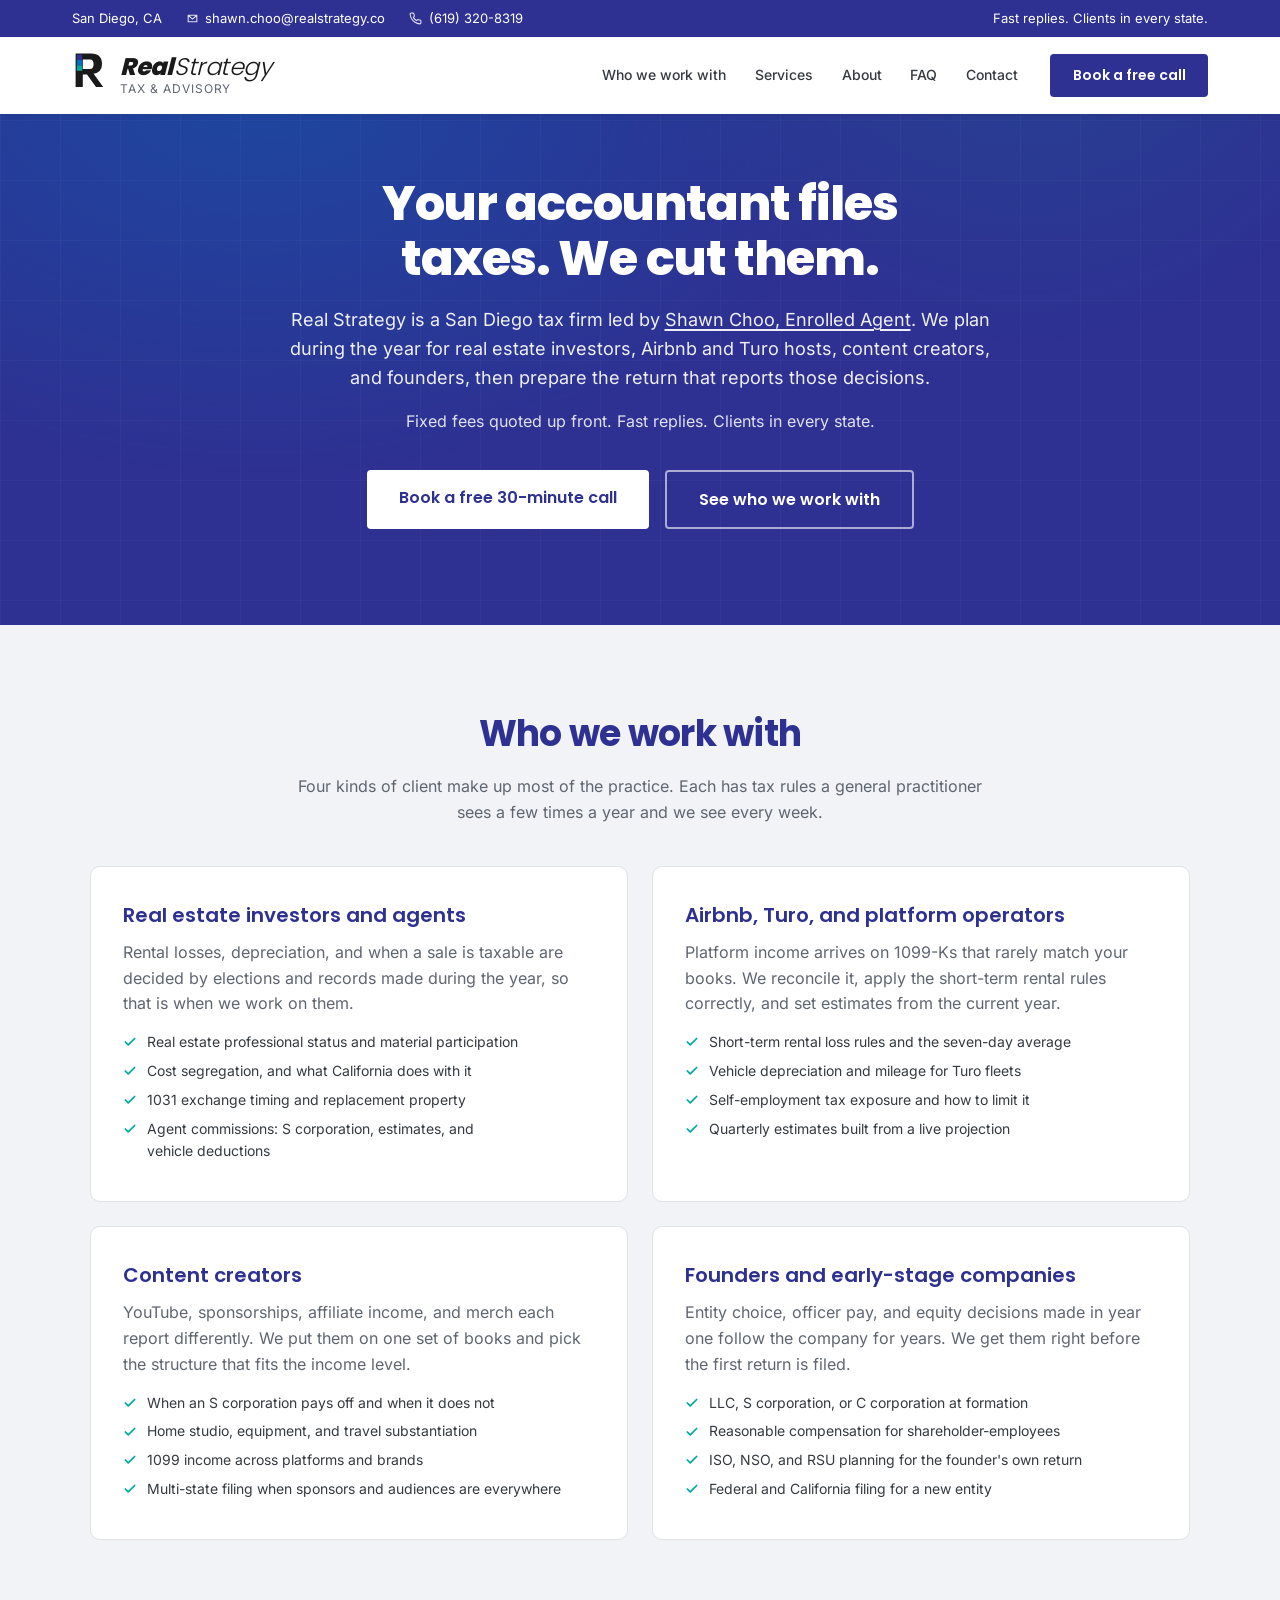
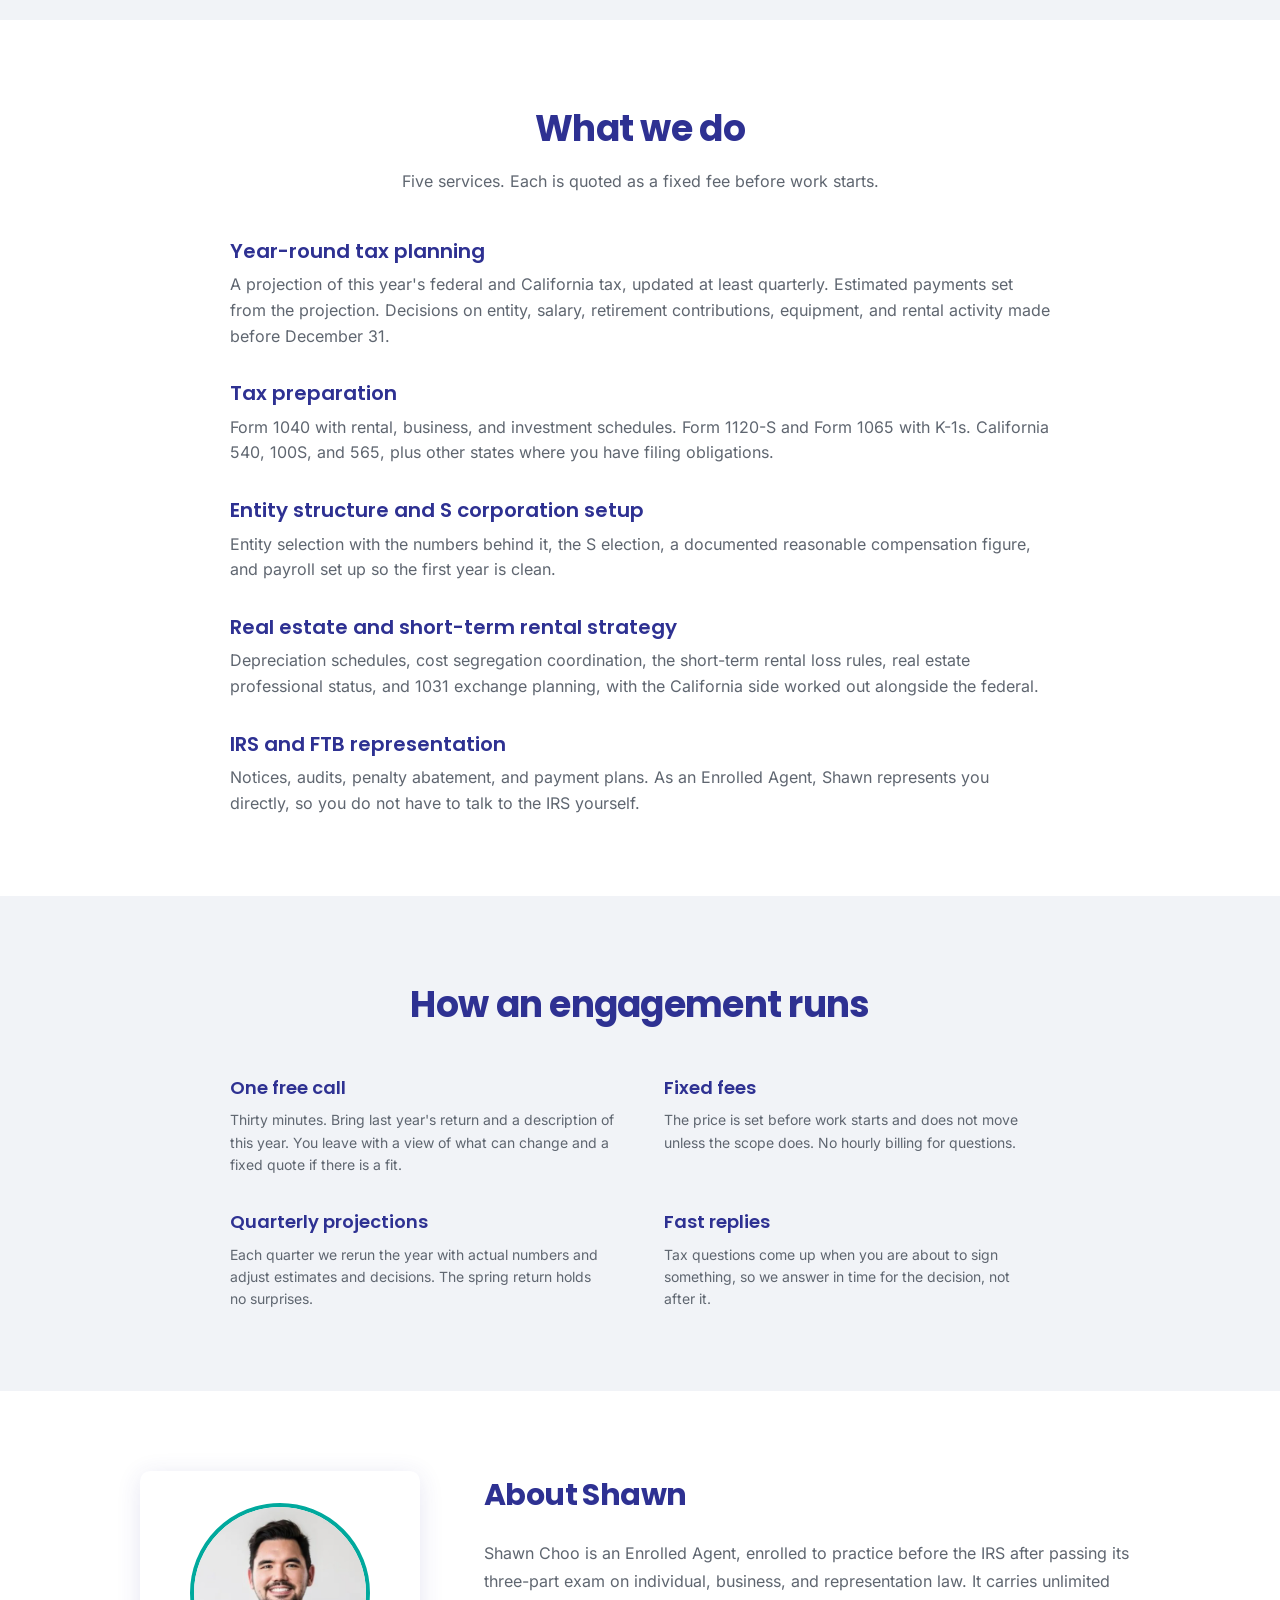
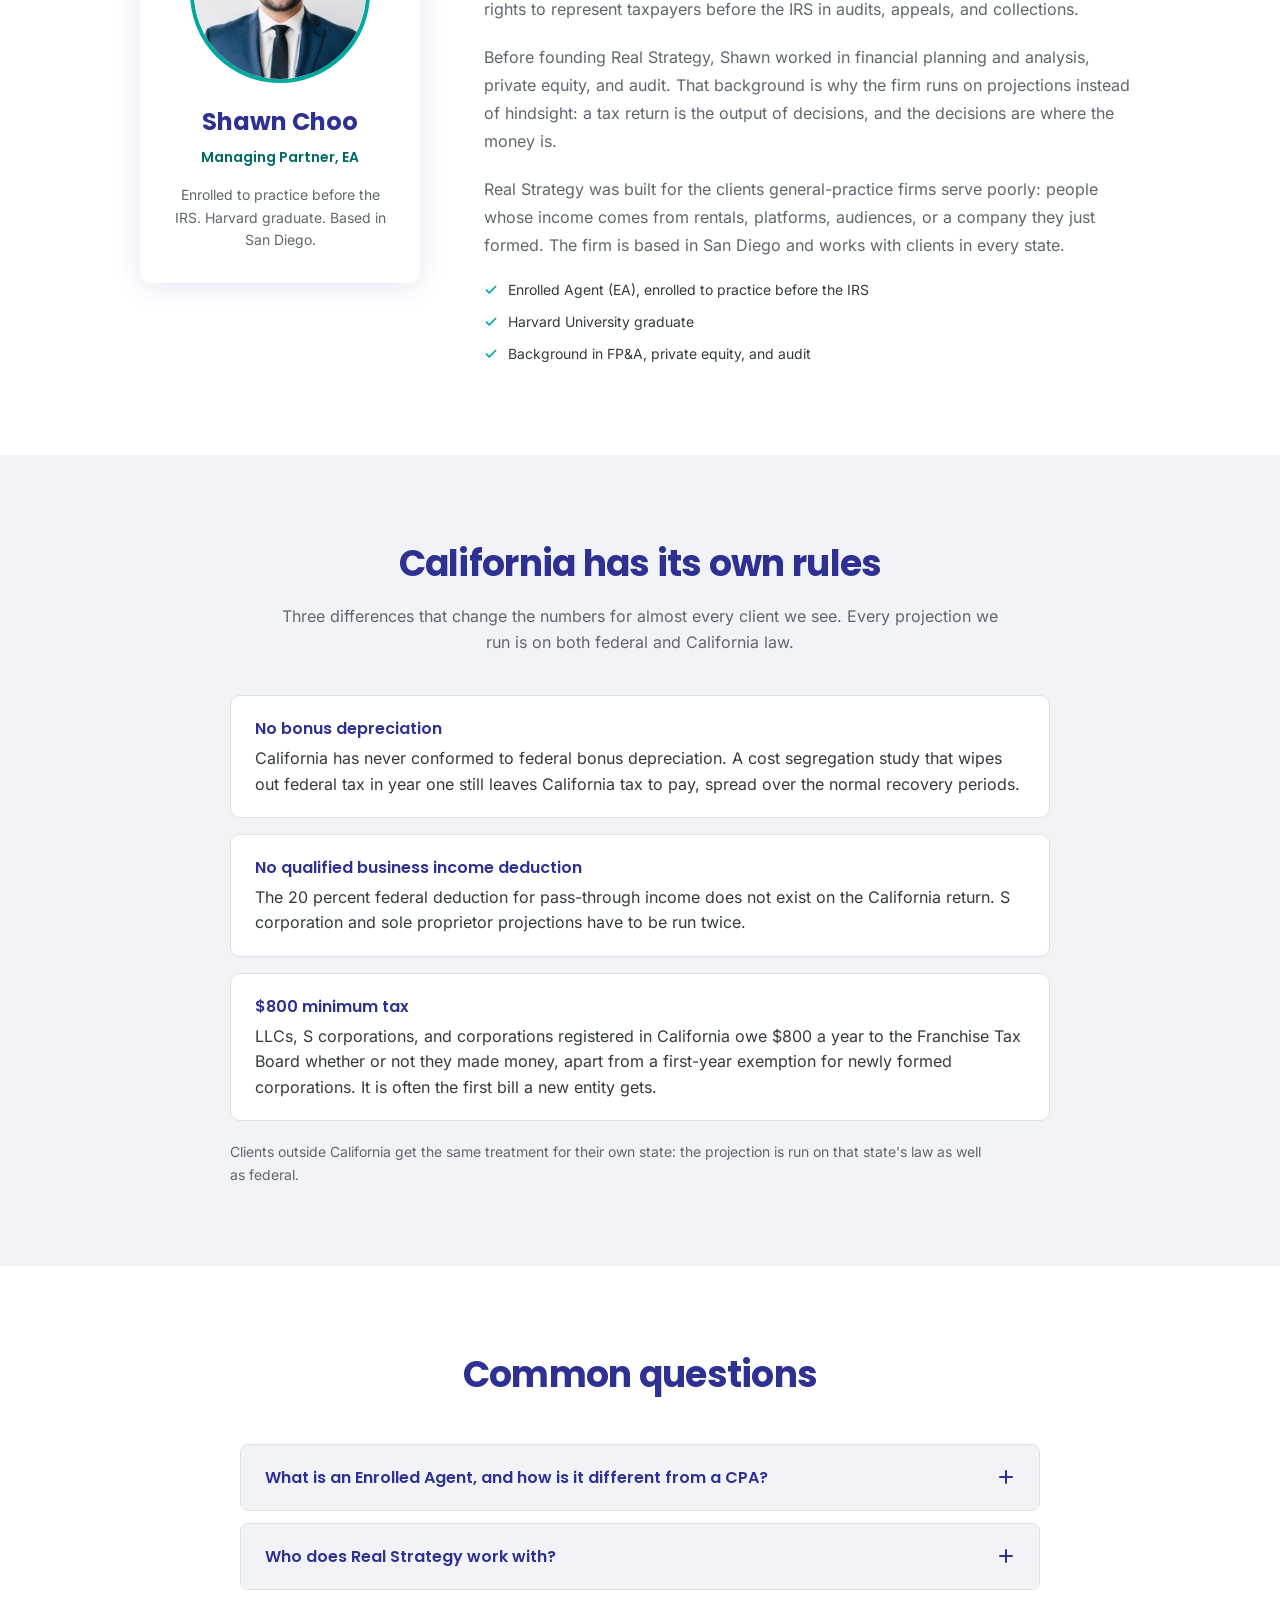
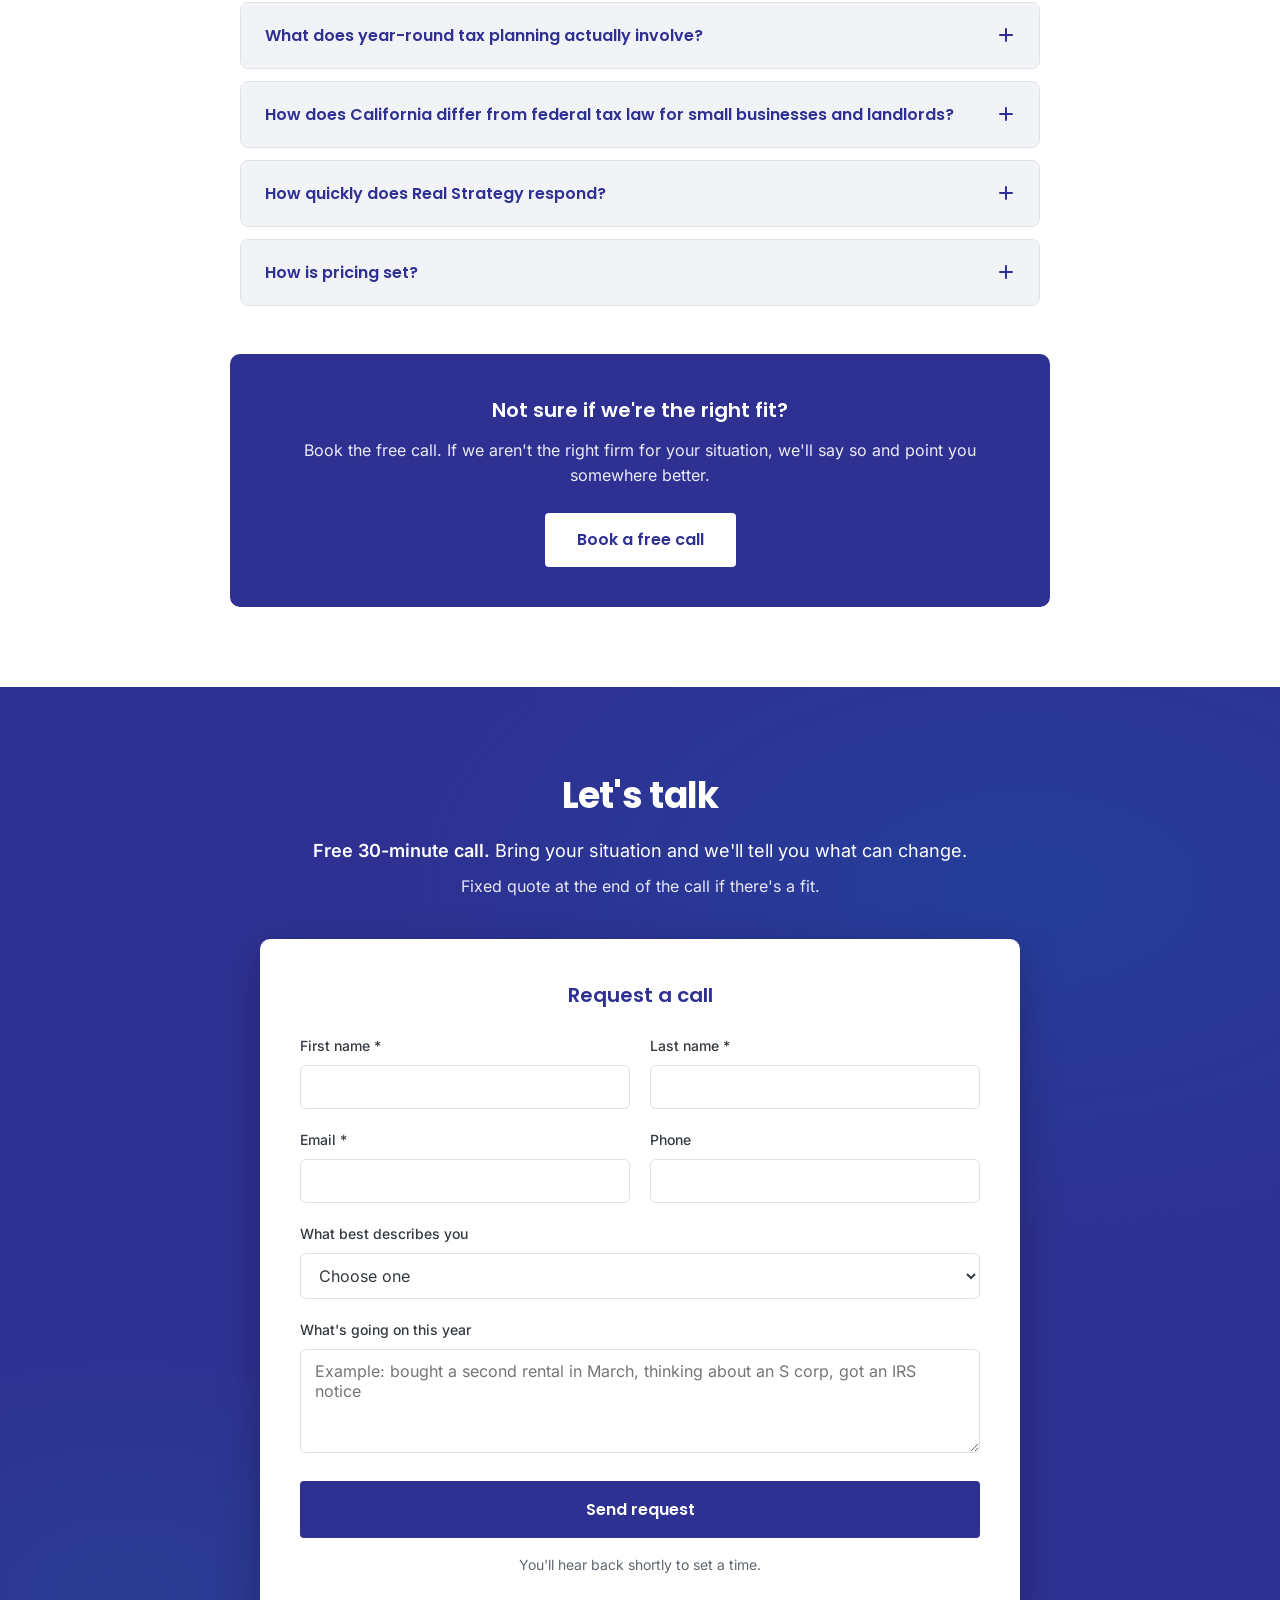
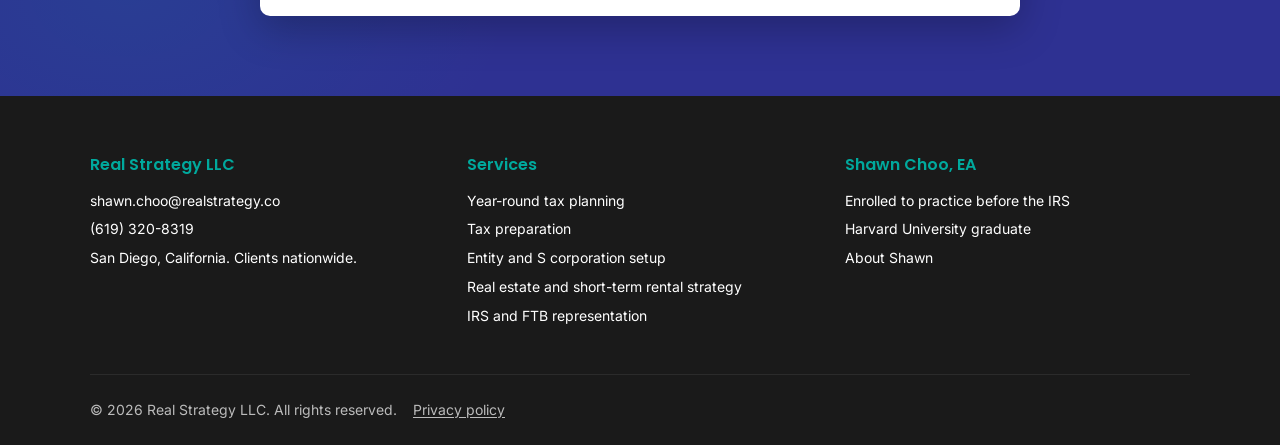
<file: index.html>
<!DOCTYPE html>
<html lang="en">
<head>
    <meta charset="UTF-8">
    <meta name="viewport" content="width=device-width, initial-scale=1.0">
    <title>Real Strategy | Tax Planning for Real Estate, Short-Term Rental and Creator Businesses | Shawn Choo, EA, San Diego</title>
    <meta name="description" content="Real Strategy is a San Diego tax firm led by Shawn Choo, Enrolled Agent. Year-round tax planning and preparation for real estate investors, Airbnb and Turo hosts, content creators, and founders. Clients nationwide.">
    <meta name="author" content="Shawn Choo, EA">
    <meta name="robots" content="index, follow, max-snippet:-1, max-image-preview:large, max-video-preview:-1">
    <link rel="canonical" href="https://www.realstrategy.co/">
    <meta name="geo.region" content="US-CA">
    <meta name="geo.placename" content="San Diego">
    <meta property="og:type" content="website">
    <meta property="og:title" content="Real Strategy | Tax Planning for Real Estate, Rental and Creator Businesses">
    <meta property="og:description" content="San Diego tax firm led by Shawn Choo, EA. Year-round planning and preparation for real estate investors, short-term rental hosts, content creators, and founders.">
    <meta property="og:url" content="https://www.realstrategy.co/">
    <meta property="og:site_name" content="Real Strategy">
    <meta property="og:locale" content="en_US">
    <meta property="og:image" content="https://www.realstrategy.co/Headshot.jfif">
    <meta property="og:image:alt" content="Shawn Choo, Enrolled Agent and Managing Partner of Real Strategy">
    <meta name="twitter:card" content="summary">
    <meta name="twitter:title" content="Real Strategy | Tax Planning for Real Estate, Rental and Creator Businesses">
    <meta name="twitter:description" content="San Diego tax firm led by Shawn Choo, EA. Year-round planning and preparation for real estate investors, short-term rental hosts, content creators, and founders.">
    <meta name="twitter:image" content="https://www.realstrategy.co/Headshot.jfif">
    <link rel="stylesheet" href="fonts.css">
    <script type="application/ld+json">
    {
      "@context": "https://schema.org",
      "@graph": [
        {
          "@type": "AccountingService",
          "@id": "https://www.realstrategy.co/#organization",
          "name": "Real Strategy LLC",
          "alternateName": "Real Strategy",
          "url": "https://www.realstrategy.co/",
          "telephone": "+1-619-320-8319",
          "email": "shawn.choo@realstrategy.co",
          "description": "Real Strategy is a tax planning and preparation firm based in San Diego, California, led by Enrolled Agent Shawn Choo. The firm works year-round with real estate investors and agents, short-term rental and platform-economy operators, content creators, and early-stage founders, and serves clients nationwide.",
          "address": { "@type": "PostalAddress", "addressLocality": "San Diego", "addressRegion": "CA", "addressCountry": "US" },
          "areaServed": [
            { "@type": "Country", "name": "United States" },
            { "@type": "State", "name": "California" },
            { "@type": "City", "name": "San Diego" }
          ],
          "founder": { "@id": "https://www.realstrategy.co/#shawn-choo" },
          "employee": { "@id": "https://www.realstrategy.co/#shawn-choo" },
          "knowsAbout": [
            "Tax planning", "Tax preparation", "S corporation reasonable compensation", "Quarterly estimated taxes",
            "Short-term rental taxation", "Real estate professional status", "Cost segregation", "1031 exchange planning",
            "Content creator taxation", "California tax nonconformity", "IRS representation", "Entity selection"
          ],
          "hasOfferCatalog": {
            "@type": "OfferCatalog",
            "name": "Services",
            "itemListElement": [
              { "@type": "Offer", "itemOffered": { "@type": "Service", "name": "Year-round tax planning", "description": "Quarterly projections, estimated payments, entity and compensation decisions, and timing of deductions before year end." } },
              { "@type": "Offer", "itemOffered": { "@type": "Service", "name": "Tax preparation", "description": "Federal and California returns for individuals, S corporations, partnerships, and rental activities, including multi-state filings." } },
              { "@type": "Offer", "itemOffered": { "@type": "Service", "name": "Entity structure and S corporation setup", "description": "Entity selection, S election, reasonable compensation analysis, and payroll coordination." } },
              { "@type": "Offer", "itemOffered": { "@type": "Service", "name": "Real estate and short-term rental tax strategy", "description": "Depreciation and cost segregation, short-term rental loss rules, real estate professional status, and 1031 exchange planning." } },
              { "@type": "Offer", "itemOffered": { "@type": "Service", "name": "IRS and FTB representation", "description": "Notices, audits, penalty abatement, and payment arrangements handled directly as an Enrolled Agent." } }
            ]
          },
          "priceRange": "$$",
          "sameAs": []
        },
        {
          "@type": "Person",
          "@id": "https://www.realstrategy.co/#shawn-choo",
          "name": "Shawn Choo",
          "jobTitle": "Managing Partner and Enrolled Agent",
          "worksFor": { "@id": "https://www.realstrategy.co/#organization" },
          "image": "https://www.realstrategy.co/Headshot.jfif",
          "email": "shawn.choo@realstrategy.co",
          "alumniOf": { "@type": "CollegeOrUniversity", "name": "Harvard University" },
          "hasCredential": {
            "@type": "EducationalOccupationalCredential",
            "credentialCategory": "Enrolled to practice before the Internal Revenue Service",
            "name": "Enrolled Agent",
            "recognizedBy": { "@type": "GovernmentOrganization", "name": "Internal Revenue Service" }
          },
          "knowsAbout": ["Tax planning", "Financial planning and analysis", "Private equity", "Audit", "Real estate taxation", "Platform economy taxation"]
        },
        {
          "@type": "WebSite",
          "@id": "https://www.realstrategy.co/#website",
          "url": "https://www.realstrategy.co/",
          "name": "Real Strategy",
          "publisher": { "@id": "https://www.realstrategy.co/#organization" },
          "inLanguage": "en-US"
        },
        {
          "@type": "WebPage",
          "@id": "https://www.realstrategy.co/#webpage",
          "url": "https://www.realstrategy.co/",
          "name": "Real Strategy | Tax Planning for Real Estate, Short-Term Rental and Creator Businesses",
          "isPartOf": { "@id": "https://www.realstrategy.co/#website" },
          "about": { "@id": "https://www.realstrategy.co/#organization" },
          "dateModified": "2026-10-21",
          "inLanguage": "en-US"
        },
        {
          "@type": "FAQPage",
          "@id": "https://www.realstrategy.co/#faq",
          "mainEntity": [
            {
              "@type": "Question",
              "name": "What is an Enrolled Agent, and how is it different from a CPA?",
              "acceptedAnswer": { "@type": "Answer", "text": "An Enrolled Agent is a tax practitioner enrolled to practice before the IRS after passing a three-part exam on individual, business, and representation tax law. EAs can represent any taxpayer before the IRS on any matter. A CPA is a state-licensed accountant whose exam and license cover auditing and financial reporting as well as tax. Shawn Choo is an Enrolled Agent, so the firm's work is tax: planning, preparation, and representation." }
            },
            {
              "@type": "Question",
              "name": "Who does Real Strategy work with?",
              "acceptedAnswer": { "@type": "Answer", "text": "Real estate investors and agents, Airbnb, Turo, and other platform-economy operators, content creators with income from multiple platforms, and early-stage founders. The firm is based in San Diego and works with clients in any state." }
            },
            {
              "@type": "Question",
              "name": "What does year-round tax planning actually involve?",
              "acceptedAnswer": { "@type": "Answer", "text": "A projection of the current year's tax at least quarterly, estimated payments set from that projection instead of last year's number, and decisions made before December 31 on entity structure, officer salary, retirement contributions, equipment purchases, and rental activity. The return in spring reports choices already made." }
            },
            {
              "@type": "Question",
              "name": "How does California differ from federal tax law for small businesses and landlords?",
              "acceptedAnswer": { "@type": "Answer", "text": "California does not allow federal bonus depreciation, does not allow the 20 percent qualified business income deduction, and charges LLCs, S corporations, and corporations an $800 minimum annual tax. Real Strategy prepares every projection on both federal and California law so the state side is never a surprise." }
            },
            {
              "@type": "Question",
              "name": "How quickly does Real Strategy respond?",
              "acceptedAnswer": { "@type": "Answer", "text": "Fast. Tax questions usually come up when a decision is about to be made, so the answer comes in time for the decision. Clients write or call directly; there is no ticket queue." }
            },
            {
              "@type": "Question",
              "name": "How is pricing set?",
              "acceptedAnswer": { "@type": "Answer", "text": "Fixed fees quoted before work starts, based on the scope of the engagement. There are no hourly surprises and no charge for the initial call." }
            }
          ]
        }
      ]
    }
    </script>
    <style>
        * { margin: 0; padding: 0; box-sizing: border-box; }
        :root {
            --navy: #2E3192; --blue: #0071BC; --teal: #00A99D; --teal-text: #006b63; --woodsmoke: #1a1a1a;
            --white: #ffffff; --light-gray: #f1f3f7; --medium-gray: #5f6670;
            --dark-gray: #343a40; --border-gray: #dee2e6;
            --navy-hover: #252877;
            --text-xs: 0.75rem; --text-sm: 0.8125rem; --text-md: 0.875rem; --text-base: 1rem; --text-lg: 1.125rem;
            --text-xl: 1.25rem; --text-2xl: 1.5rem; --text-3xl: 1.875rem; --text-4xl: 2.25rem; --text-5xl: 3rem;
            --font-heading: 'Poppins', sans-serif; --font-body: 'Inter', sans-serif;
            --ease-out: cubic-bezier(0.23, 1, 0.32, 1); --ease-drawer: cubic-bezier(0.32, 0.72, 0, 1);
        }
        html { scrollbar-color: var(--navy) var(--light-gray); accent-color: var(--navy); scroll-padding-top: 90px; }
        ::selection { background: var(--teal); color: var(--white); }
        body { font-family: var(--font-body); line-height: 1.6; color: var(--dark-gray); background: var(--white); font-size: var(--text-base); caret-color: var(--navy); }
        h1, h2, h3, h4 { font-family: var(--font-heading); text-wrap: balance; }
        p, li, dd { text-wrap: pretty; }
        a { text-underline-offset: 0.15em; text-decoration-thickness: 1.5px; }
        strong { font-weight: 600; }

        .skip-link { position: absolute; top: -40px; left: 0; background: var(--navy); color: var(--white); padding: 0.75rem 1.25rem; text-decoration: none; font-family: var(--font-heading); font-weight: 600; z-index: 9999; border-radius: 0 0 6px 0; }
        .skip-link:focus { top: 0; }
        :focus-visible { outline: 3px solid var(--teal); outline-offset: 2px; border-radius: 3px; }
        .hero a:focus-visible, .contact-section a:focus-visible, .cta-banner a:focus-visible { outline-color: var(--white); }
        .form-group input:focus-visible, .form-group select:focus-visible, .form-group textarea:focus-visible { outline: none; }

        .reveal { opacity: 0; transform: translateY(16px); transition: opacity 0.45s var(--ease-out), transform 0.45s var(--ease-out); }
        .reveal.visible { opacity: 1; transform: translateY(0); }
        .reveal-delay-1 { transition-delay: 0.06s; }
        .reveal-delay-2 { transition-delay: 0.12s; }

        .btn-primary, .btn-secondary, .cta-button, .sticky-cta, .mobile-cta, .faq-question, .hamburger { -webkit-tap-highlight-color: transparent; }
        .btn-primary:active, .btn-secondary:active, .cta-button:active, .mobile-cta:active, .hamburger:active { transform: scale(0.97); transition-duration: 0.14s; }

        @media (prefers-reduced-motion: reduce) {
            *, *::before, *::after { animation-duration: 0.01ms !important; animation-iteration-count: 1 !important; transition-duration: 0.01ms !important; scroll-behavior: auto !important; }
            .reveal { opacity: 1; transform: none; }
            .hero::before { transform: none !important; }
            .reveal, .faq-answer { transition-duration: 0.15s !important; }
        }

        .header { background: var(--white); box-shadow: 0 2px 8px rgba(0,0,0,0.08); position: fixed; top: 0; width: 100%; z-index: 1000; transition: box-shadow 0.3s ease; }
        .header.scrolled { box-shadow: 0 4px 20px rgba(0,0,0,0.15); }
        .header-top { background: var(--navy); color: var(--white); padding: 0.5rem 0; font-size: var(--text-sm); }
        .header-top .container { max-width: 1200px; margin: 0 auto; padding: 0 2rem; display: flex; justify-content: space-between; align-items: center; gap: 1rem; }
        .contact-info { display: flex; gap: 1.5rem; align-items: center; }
        .contact-info a { color: var(--white); text-decoration: none; display: inline-flex; align-items: center; gap: 0.4rem; transition: color 0.2s ease; }
        .contact-info a:hover { color: var(--teal); }
        .contact-info svg { width: 13px; height: 13px; opacity: 0.85; }
        .header-main { padding: 0.9rem 0; }
        .header-main .container { max-width: 1200px; margin: 0 auto; padding: 0 2rem; display: flex; justify-content: space-between; align-items: center; gap: 2rem; }
        .logo { display: flex; align-items: center; gap: 0.75rem; text-decoration: none; flex-shrink: 0; }
        .logo-svg { height: 48px; width: auto; flex-shrink: 0; }
        .logo-text-wrap { display: flex; flex-direction: column; line-height: 1; }
        .logo-name { font-family: var(--font-heading); font-size: var(--text-2xl); line-height: 1; color: var(--woodsmoke); letter-spacing: -0.02em; }
        .logo-name strong { font-style: italic; font-weight: 800; }
        .logo-name em { font-style: italic; font-weight: 300; margin-left: 2px; }
        .logo-sub { font-size: var(--text-xs); color: var(--medium-gray); letter-spacing: 0.08em; text-transform: uppercase; margin-top: 4px; }
        .nav-wrap { display: flex; align-items: center; gap: 2rem; }
        nav ul { display: flex; list-style: none; gap: 1.8rem; }
        nav a { color: var(--dark-gray); text-decoration: none; font-weight: 500; font-size: var(--text-md); padding: 0.4rem 0; transition: color 0.25s ease, border-color 0.25s ease; border-bottom: 2px solid transparent; }
        nav a:hover { color: var(--navy); border-bottom-color: var(--teal); }
        .cta-button { background: var(--navy); color: var(--white); padding: 0.65rem 1.4rem; border-radius: 4px; text-decoration: none; font-weight: 600; font-size: var(--text-md); transition: background-color 0.2s ease, transform 0.14s var(--ease-out); white-space: nowrap; font-family: var(--font-heading); display: inline-block; }
        .cta-button:hover { background: var(--navy-hover); }

        .hamburger { display: none; background: none; border: none; cursor: pointer; padding: 0.5rem; flex-direction: column; justify-content: center; gap: 5px; z-index: 1001; }
        .hamburger span { display: block; width: 22px; height: 2px; background: var(--dark-gray); border-radius: 2px; transition: transform 0.2s var(--ease-out), opacity 0.2s ease; }
        .hamburger.active span:nth-child(1) { transform: rotate(45deg) translate(5px, 5px); }
        .hamburger.active span:nth-child(2) { opacity: 0; }
        .hamburger.active span:nth-child(3) { transform: rotate(-45deg) translate(5px, -5px); }
        .mobile-nav { display: none; position: fixed; inset: 0; background: rgba(0,0,0,0.5); z-index: 999; opacity: 0; transition: opacity 0.25s ease; }
        .mobile-nav.open { opacity: 1; }
        .mobile-nav-panel { position: absolute; top: 0; right: 0; width: 280px; max-width: 85vw; height: 100%; background: var(--white); box-shadow: -4px 0 20px rgba(0,0,0,0.15); padding: 5rem 1.5rem 2rem; transform: translateX(100%); transition: transform 0.3s var(--ease-drawer); overflow-y: auto; }
        .mobile-nav.open .mobile-nav-panel { transform: translateX(0); }
        .mobile-nav:not(.open) .mobile-nav-panel { transition-duration: 0.2s; }
        .mobile-nav-panel a { display: block; color: var(--dark-gray); text-decoration: none; font-weight: 500; padding: 0.85rem 0; border-bottom: 1px solid var(--border-gray); transition: color 0.2s ease; }
        .mobile-nav-panel a:hover { color: var(--navy); }
        .mobile-nav-panel .mobile-cta { display: block; background: var(--navy); color: var(--white); text-align: center; padding: 0.8rem 1.5rem; border-radius: 4px; font-family: var(--font-heading); font-weight: 600; font-size: var(--text-md); margin-top: 1.5rem; border-bottom: none; transition: background-color 0.2s ease, transform 0.14s var(--ease-out); }
        .mobile-nav-panel .mobile-cta:hover { background: var(--navy-hover); color: var(--white); }

        .hero { position: relative; background: var(--navy); color: var(--white); padding: 11rem 2rem 6rem; text-align: center; overflow: hidden; }
        .hero::before { content: ''; position: absolute; top: -50vh; left: 0; right: 0; bottom: 0; background: radial-gradient(ellipse 80% 60% at 20% 50%, rgba(0,113,188,0.35) 0%, transparent 60%), radial-gradient(ellipse 60% 80% at 80% 30%, rgba(0,169,157,0.2) 0%, transparent 55%); pointer-events: none; transform: translateY(var(--parallax-y, 0)); will-change: transform; }
        .hero::after { content: ''; position: absolute; inset: 0; background-image: linear-gradient(rgba(255,255,255,0.03) 1px, transparent 1px), linear-gradient(90deg, rgba(255,255,255,0.03) 1px, transparent 1px); background-size: 60px 60px; pointer-events: none; }
        .hero .container { position: relative; z-index: 1; max-width: 860px; margin: 0 auto; }
        .hero h1 { font-size: var(--text-5xl); font-weight: 800; margin-bottom: 1.25rem; line-height: 1.15; letter-spacing: -0.02em; }
        .hero .lead { font-size: var(--text-lg); max-width: 720px; margin: 0 auto 1rem; opacity: 0.92; }
        .hero .lead a { color: var(--white); }
        .hero .sub { font-size: var(--text-base); max-width: 640px; margin: 0 auto; opacity: 0.85; }
        .hero-buttons { display: flex; gap: 1rem; justify-content: center; flex-wrap: wrap; margin-top: 2.25rem; }
        .btn-primary { background: var(--navy); color: var(--white); padding: 0.9rem 2rem; border-radius: 4px; text-decoration: none; font-weight: 600; transition: background-color 0.2s ease, color 0.2s ease, transform 0.14s var(--ease-out); border: none; cursor: pointer; font-size: var(--text-base); font-family: var(--font-heading); display: inline-block; }
        .btn-primary:hover { background: var(--navy-hover); }
        .hero .btn-primary, .cta-banner .btn-primary { background: var(--white); color: var(--navy); }
        .hero .btn-primary:hover, .cta-banner .btn-primary:hover { background: #e8f6f5; }
        .btn-secondary { background: transparent; color: var(--white); padding: 0.9rem 2rem; border: 2px solid rgba(255,255,255,0.6); border-radius: 4px; text-decoration: none; font-weight: 600; transition: background-color 0.2s ease, color 0.2s ease, border-color 0.2s ease, transform 0.14s var(--ease-out); font-size: var(--text-base); font-family: var(--font-heading); display: inline-block; }
        .btn-secondary:hover { background: var(--white); color: var(--navy); border-color: var(--white); }

        .section { padding: 5rem 2rem; }
        .section.bg-light { background: var(--light-gray); }
        .container { max-width: 1100px; margin: 0 auto; }
        .section-header { max-width: 720px; margin: 0 auto 2.5rem; text-align: center; }
        .section-header h2 { font-size: var(--text-4xl); color: var(--navy); margin-bottom: 0.75rem; font-weight: 700; letter-spacing: -0.02em; }
        .section-header p { color: var(--medium-gray); }

        .client-grid { display: grid; grid-template-columns: repeat(2, 1fr); gap: 1.5rem; }
        .client { background: var(--white); border: 1px solid var(--border-gray); border-radius: 10px; padding: 2rem; }
        .client h3 { color: var(--navy); font-size: var(--text-xl); font-weight: 600; margin-bottom: 0.6rem; }
        .client p { color: var(--medium-gray); margin-bottom: 0.9rem; }
        .client ul { list-style: none; }
        .client li { position: relative; padding-left: 1.5rem; color: var(--dark-gray); margin-bottom: 0.4rem; font-size: var(--text-md); }
        .client li::before, .about-text li::before { content: ''; position: absolute; left: 0; top: 0.3em; width: 14px; height: 14px; background: var(--teal); -webkit-mask: url("data:image/svg+xml,%3Csvg xmlns='http://www.w3.org/2000/svg' viewBox='0 0 24 24' fill='none' stroke='black' stroke-width='3' stroke-linecap='round' stroke-linejoin='round'%3E%3Cpath d='M20 6 9 17l-5-5'/%3E%3C/svg%3E") center/contain no-repeat; mask: url("data:image/svg+xml,%3Csvg xmlns='http://www.w3.org/2000/svg' viewBox='0 0 24 24' fill='none' stroke='black' stroke-width='3' stroke-linecap='round' stroke-linejoin='round'%3E%3Cpath d='M20 6 9 17l-5-5'/%3E%3C/svg%3E") center/contain no-repeat; }

        .services { max-width: 820px; margin: 0 auto; }
        .services dt { font-family: var(--font-heading); font-size: var(--text-xl); font-weight: 600; color: var(--navy); margin-top: 1.75rem; }
        .services dt:first-child { margin-top: 0; }
        .services dd { color: var(--medium-gray); margin-top: 0.35rem; }
        .services dd strong { color: var(--dark-gray); }

        .how { max-width: 820px; margin: 0 auto; display: grid; grid-template-columns: repeat(2, 1fr); gap: 2rem 3rem; }
        .how h3 { font-size: var(--text-lg); font-weight: 600; color: var(--navy); margin-bottom: 0.4rem; }
        .how p { color: var(--medium-gray); font-size: var(--text-md); }

        .about-content { display: grid; grid-template-columns: 280px 1fr; gap: 4rem; align-items: start; max-width: 1000px; margin: 0 auto; }
        .profile-card { background: var(--white); border-radius: 10px; padding: 2rem; text-align: center; box-shadow: 0 4px 24px rgba(46,49,146,0.12); }
        .profile-image { width: 180px; height: 180px; border-radius: 50%; object-fit: cover; margin: 0 auto 1.25rem; display: block; border: 4px solid var(--teal); }
        .profile-card h3 { font-size: var(--text-2xl); color: var(--navy); margin-bottom: 0.3rem; font-weight: 700; }
        .profile-title { color: var(--teal-text); font-weight: 600; font-size: var(--text-md); font-family: var(--font-heading); }
        .profile-card p { color: var(--medium-gray); font-size: var(--text-md); margin-top: 1rem; }
        .about-text h2 { font-size: var(--text-3xl); color: var(--navy); margin-bottom: 1.25rem; font-weight: 700; letter-spacing: -0.02em; }
        .about-text p { color: var(--medium-gray); margin-bottom: 1.25rem; line-height: 1.75; }
        .about-text ul { list-style: none; margin-top: 0.5rem; }
        .about-text li { position: relative; padding-left: 1.5rem; margin-bottom: 0.6rem; color: var(--dark-gray); font-size: var(--text-md); }

        .ca { max-width: 820px; margin: 0 auto; }
        .ca ul { list-style: none; display: grid; gap: 1rem; margin-top: 1.5rem; }
        .ca li { background: var(--white); border: 1px solid var(--border-gray); border-radius: 10px; padding: 1.25rem 1.5rem; color: var(--dark-gray); }
        .ca li strong { color: var(--navy); display: block; font-family: var(--font-heading); font-weight: 600; margin-bottom: 0.25rem; }
        .ca .note { color: var(--medium-gray); font-size: var(--text-md); margin-top: 1.25rem; }

        .faq-list { max-width: 800px; margin: 0 auto; }
        .faq-item { border: 1px solid var(--border-gray); border-radius: 8px; margin-bottom: 0.75rem; overflow: hidden; }
        .faq-question { width: 100%; background: var(--light-gray); padding: 1.25rem 1.5rem; margin: 0; color: var(--navy); cursor: pointer; display: flex; justify-content: space-between; align-items: center; font-size: var(--text-base); font-weight: 600; font-family: var(--font-heading); user-select: none; transition: background 0.2s ease; border: none; text-align: left; }
        .faq-question:hover { background: #e3e7f0; }
        .faq-question:active { background: #d9dfeb; }
        .faq-icon { flex-shrink: 0; margin-left: 1rem; width: 18px; height: 18px; position: relative; transition: transform 0.2s var(--ease-out); }
        .faq-icon::before, .faq-icon::after { content: ''; position: absolute; background: var(--navy); left: 50%; top: 50%; translate: -50% -50%; border-radius: 1px; }
        .faq-icon::before { width: 14px; height: 2px; }
        .faq-icon::after { width: 2px; height: 14px; }
        .faq-item.open .faq-icon { transform: rotate(45deg); }
        .faq-answer { display: grid; grid-template-rows: 0fr; transition: grid-template-rows 0.22s var(--ease-out); }
        .faq-item.open .faq-answer { grid-template-rows: 1fr; }
        .faq-answer-inner { overflow: hidden; min-height: 0; }
        .faq-answer-inner p { color: var(--medium-gray); line-height: 1.65; margin: 0; padding: 1.25rem 1.5rem 1.5rem; }

        .cta-banner { text-align: center; padding: 2.5rem; background: var(--navy); color: var(--white); border-radius: 10px; max-width: 820px; margin: 3rem auto 0; }
        .cta-banner h3 { margin-bottom: 0.75rem; font-size: var(--text-xl); font-weight: 600; }
        .cta-banner p { opacity: 0.9; margin-bottom: 1.5rem; }

        .contact-section { background: var(--navy); color: var(--white); padding: 5rem 2rem; position: relative; overflow: hidden; }
        .contact-section::before { content: ''; position: absolute; inset: 0; background: radial-gradient(ellipse 70% 50% at 80% 20%, rgba(0,113,188,0.2) 0%, transparent 70%), radial-gradient(ellipse 50% 40% at 10% 90%, rgba(0,169,157,0.1) 0%, transparent 60%); pointer-events: none; }
        .contact-content { max-width: 760px; margin: 0 auto; text-align: center; position: relative; z-index: 1; }
        .contact-section h2 { font-size: var(--text-4xl); margin-bottom: 0.75rem; font-weight: 700; letter-spacing: -0.02em; }
        .contact-section .lead { font-size: var(--text-lg); margin-bottom: 0.5rem; }
        .contact-section .sub { opacity: 0.88; }
        .contact-form { background: var(--white); padding: 2.5rem; border-radius: 10px; margin-top: 2.5rem; color: var(--dark-gray); box-shadow: 0 12px 40px rgba(0,0,0,0.25); text-align: left; }
        .contact-form h3 { color: var(--navy); margin-bottom: 1.5rem; text-align: center; font-size: var(--text-xl); font-weight: 600; }
        .form-row { display: grid; grid-template-columns: 1fr 1fr; gap: 1.25rem; }
        .form-group { margin-bottom: 1.25rem; }
        .form-group label { display: block; margin-bottom: 0.45rem; font-weight: 500; color: var(--dark-gray); font-size: var(--text-md); }
        .form-group input, .form-group select, .form-group textarea { width: 100%; padding: 0.7rem 0.9rem; border: 1.5px solid var(--border-gray); border-radius: 6px; font-family: var(--font-body); font-size: var(--text-base); transition: border-color 0.25s ease, box-shadow 0.25s ease; background: var(--white); color: var(--dark-gray); }
        .form-group input:focus, .form-group select:focus, .form-group textarea:focus { outline: none; border-color: var(--navy); box-shadow: 0 0 0 3px rgba(46,49,146,0.15); }
        .form-group input[aria-invalid="true"] { border-color: #b91c1c; }
        .form-foot-note { text-align: center; margin-top: 1rem; font-size: var(--text-md); color: var(--medium-gray); }
        .form-success { display: none; background: #f0fdf4; border: 1.5px solid #22c55e; border-radius: 8px; padding: 2rem; text-align: center; margin-top: 1rem; }
        .form-success.visible { display: block; }
        .form-success-icon { width: 44px; height: 44px; margin: 0 auto 0.75rem; color: #166534; }
        .form-success-icon svg { width: 100%; height: 100%; }
        .form-success h4 { color: #166534; font-size: var(--text-xl); margin-bottom: 0.5rem; }
        .form-success p { color: #15803d; }
        .form-error-msg { display: none; background: #fef2f2; border: 1.5px solid #f87171; border-radius: 6px; padding: 0.75rem 1rem; color: #b91c1c; font-size: var(--text-md); margin-bottom: 1rem; }
        .form-error-msg.visible { display: block; }

        .footer { background: var(--woodsmoke); color: var(--white); padding: 3.5rem 2rem 1.5rem; }
        .footer-content { max-width: 1100px; margin: 0 auto; }
        .footer-grid { display: grid; grid-template-columns: repeat(auto-fit, minmax(240px, 1fr)); gap: 2rem; margin-bottom: 2.5rem; }
        .footer-col h4 { color: var(--teal); margin-bottom: 0.75rem; font-size: var(--text-base); font-weight: 600; }
        .footer-col p { margin-bottom: 0.4rem; font-size: var(--text-md); }
        .footer a { color: inherit; text-decoration: none; transition: color 0.2s ease; }
        .footer a:hover { color: var(--teal); }
        .footer-bottom { border-top: 1px solid #333; padding-top: 1.5rem; font-size: var(--text-md); opacity: 0.7; }
        .footer-bottom a { text-decoration: underline; margin-left: 0.75rem; }

        .sticky-cta { position: fixed; bottom: calc(1.5rem + env(safe-area-inset-bottom, 0px)); right: 1.5rem; background: var(--navy); color: var(--white); padding: 0.85rem 1.5rem; border-radius: 100px; font-family: var(--font-heading); font-weight: 600; font-size: var(--text-md); text-decoration: none; box-shadow: 0 10px 30px rgba(46,49,146,0.35), 0 4px 10px rgba(0,0,0,0.1); display: inline-flex; align-items: center; gap: 0.5rem; opacity: 0; transform: translateY(20px) scale(0.95); transition: opacity 0.3s var(--ease-out), transform 0.3s var(--ease-out), background-color 0.2s ease; pointer-events: none; z-index: 900; white-space: nowrap; }
        .sticky-cta.visible { opacity: 1; transform: translateY(0) scale(1); pointer-events: auto; }
        .sticky-cta:hover { background: var(--navy-hover); }
        .sticky-cta.visible:active { transform: scale(0.97); transition-duration: 0.14s; }
        .sticky-cta svg { width: 14px; height: 14px; transition: transform 0.2s ease; }
        @media (hover: hover) and (pointer: fine) { .sticky-cta:hover svg { transform: translateX(2px); } }

        @media (max-width: 1024px) { nav ul { gap: 1.25rem; } .nav-wrap { gap: 1.25rem; } }
        @media (max-width: 768px) {
            .header-top { display: none; }
            .header-main { padding: 0.7rem 0; }
            .header-main .container { padding: 0 1rem; gap: 0; }
            nav, .desktop-cta { display: none; }
            .hamburger { display: flex; }
            .mobile-nav { display: block; pointer-events: none; }
            .mobile-nav.open { pointer-events: auto; }
            .logo-svg { height: 38px; }
            .logo-name { font-size: var(--text-xl); }
            .logo-sub { display: none; }
            .hero { padding: 5rem 1rem 3.5rem; }
            .hero h1 { font-size: var(--text-3xl); }
            .hero .lead { font-size: var(--text-base); }
            .hero .sub { font-size: var(--text-md); }
            .hero-buttons { flex-direction: column; align-items: center; }
            .btn-primary, .btn-secondary { width: 100%; max-width: 280px; text-align: center; }
            .section { padding: 3.5rem 1rem; }
            .section-header h2 { font-size: var(--text-3xl); }
            .client-grid, .how { grid-template-columns: 1fr; }
            .about-content { grid-template-columns: 1fr; gap: 2rem; }
            .about-text { text-align: left; }
            .profile-card { padding: 1.5rem; }
            .profile-image { width: 150px; height: 150px; }
            .about-text h2 { font-size: var(--text-2xl); }
            .contact-section { padding: 3.5rem 1rem; }
            .contact-section h2 { font-size: var(--text-3xl); }
            .contact-form { padding: 1.5rem; }
            .form-row { grid-template-columns: 1fr; }
            .footer { padding: 2.5rem 1rem 1.5rem; }
            .sticky-cta { bottom: calc(1rem + env(safe-area-inset-bottom, 0px)); right: 1rem; padding: 0.7rem 1.1rem; font-size: var(--text-sm); }
        }
    </style>
</head>
<body>

    <a href="#main" class="skip-link">Skip to main content</a>

    <header class="header" id="site-header">
        <div class="header-top">
            <div class="container">
                <div class="contact-info">
                    <span>San Diego, CA</span>
                    <a href="mailto:shawn.choo@realstrategy.co">
                        <svg viewBox="0 0 24 24" fill="none" stroke="currentColor" stroke-width="2" aria-hidden="true"><path stroke-linecap="round" stroke-linejoin="round" d="M4 6h16v12H4z M4 6l8 7 8-7"/></svg>
                        shawn.choo@realstrategy.co
                    </a>
                    <a href="tel:+16193208319">
                        <svg viewBox="0 0 24 24" fill="none" stroke="currentColor" stroke-width="2" aria-hidden="true"><path stroke-linecap="round" stroke-linejoin="round" d="M22 16.92v3a2 2 0 01-2.18 2 19.79 19.79 0 01-8.63-3.07 19.5 19.5 0 01-6-6 19.79 19.79 0 01-3.07-8.67A2 2 0 014.11 2h3a2 2 0 012 1.72c.127.96.361 1.903.7 2.81a2 2 0 01-.45 2.11L8.09 9.91a16 16 0 006 6l1.27-1.27a2 2 0 012.11-.45c.907.339 1.85.573 2.81.7A2 2 0 0122 16.92z"/></svg>
                        (619) 320-8319
                    </a>
                </div>
                <div>Fast replies. Clients in every state.</div>
            </div>
        </div>
        <div class="header-main">
            <div class="container">
                <a href="#home" class="logo" aria-label="Real Strategy home">
                    <svg class="logo-svg" viewBox="0 0 60 80" fill="none" xmlns="http://www.w3.org/2000/svg" aria-hidden="true" focusable="false">
                        <path d="M6 4 H32 Q50 4 50 22 Q50 35 36 38 L52 60 H40 L25 39 H18 V60 H6 Z M18 14 V30 H30 Q36 30 36 22 Q36 14 30 14 Z" fill="#1a1a1a"/>
                        <rect x="8" y="6" width="9" height="9" fill="#2E3192"/>
                        <rect x="8" y="15" width="9" height="9" fill="#0071BC"/>
                        <rect x="8" y="24" width="9" height="9" fill="#00A99D"/>
                    </svg>
                    <div class="logo-text-wrap">
                        <div class="logo-name"><strong>Real</strong><em>Strategy</em></div>
                        <div class="logo-sub">Tax &amp; Advisory</div>
                    </div>
                </a>
                <div class="nav-wrap">
                    <nav aria-label="Primary">
                        <ul>
                            <li><a href="#clients">Who we work with</a></li>
                            <li><a href="#services">Services</a></li>
                            <li><a href="#about">About</a></li>
                            <li><a href="#faq">FAQ</a></li>
                            <li><a href="#contact">Contact</a></li>
                        </ul>
                    </nav>
                    <a href="#contact" class="cta-button desktop-cta">Book a free call</a>
                    <button class="hamburger" id="hamburgerBtn" aria-label="Open navigation menu" aria-expanded="false" aria-controls="mobileNav">
                        <span></span><span></span><span></span>
                    </button>
                </div>
            </div>
        </div>
    </header>

    <div class="mobile-nav" id="mobileNav" aria-label="Mobile navigation" role="dialog" aria-modal="true">
        <div class="mobile-nav-panel">
            <a href="#clients" class="mobile-nav-link">Who we work with</a>
            <a href="#services" class="mobile-nav-link">Services</a>
            <a href="#about" class="mobile-nav-link">About</a>
            <a href="#faq" class="mobile-nav-link">FAQ</a>
            <a href="#contact" class="mobile-nav-link">Contact</a>
            <a href="#contact" class="mobile-cta mobile-nav-link">Book a free call</a>
        </div>
    </div>

    <main id="main">

    <section id="home" class="hero">
        <div class="container">
            <h1 class="reveal">Your accountant files taxes. We cut them.</h1>
            <p class="lead reveal reveal-delay-1">Real Strategy is a San Diego tax firm led by <a href="#about">Shawn Choo, Enrolled Agent</a>. We plan during the year for real estate investors, Airbnb and Turo hosts, content creators, and founders, then prepare the return that reports those decisions.</p>
            <p class="sub reveal reveal-delay-2">Fixed fees quoted up front. Fast replies. Clients in every state.</p>
            <div class="hero-buttons reveal reveal-delay-2">
                <a href="#contact" class="btn-primary">Book a free 30-minute call</a>
                <a href="#clients" class="btn-secondary">See who we work with</a>
            </div>
        </div>
    </section>

    <section id="clients" class="section bg-light" aria-labelledby="clients-heading">
        <div class="container">
            <div class="section-header reveal"><h2 id="clients-heading">Who we work with</h2><p>Four kinds of client make up most of the practice. Each has tax rules a general practitioner sees a few times a year and we see every week.</p></div>
            <div class="client-grid">
                <div class="client reveal"><h3>Real estate investors and agents</h3><p>Rental losses, depreciation, and when a sale is taxable are decided by elections and records made during the year, so that is when we work on them.</p><ul><li>Real estate professional status and material participation</li><li>Cost segregation, and what California does with it</li><li>1031 exchange timing and replacement property</li><li>Agent commissions: S corporation, estimates, and vehicle deductions</li></ul></div>
                <div class="client reveal reveal-delay-1"><h3>Airbnb, Turo, and platform operators</h3><p>Platform income arrives on 1099-Ks that rarely match your books. We reconcile it, apply the short-term rental rules correctly, and set estimates from the current year.</p><ul><li>Short-term rental loss rules and the seven-day average</li><li>Vehicle depreciation and mileage for Turo fleets</li><li>Self-employment tax exposure and how to limit it</li><li>Quarterly estimates built from a live projection</li></ul></div>
                <div class="client reveal"><h3>Content creators</h3><p>YouTube, sponsorships, affiliate income, and merch each report differently. We put them on one set of books and pick the structure that fits the income level.</p><ul><li>When an S corporation pays off and when it does not</li><li>Home studio, equipment, and travel substantiation</li><li>1099 income across platforms and brands</li><li>Multi-state filing when sponsors and audiences are everywhere</li></ul></div>
                <div class="client reveal reveal-delay-1"><h3>Founders and early-stage companies</h3><p>Entity choice, officer pay, and equity decisions made in year one follow the company for years. We get them right before the first return is filed.</p><ul><li>LLC, S corporation, or C corporation at formation</li><li>Reasonable compensation for shareholder-employees</li><li>ISO, NSO, and RSU planning for the founder's own return</li><li>Federal and California filing for a new entity</li></ul></div>
            </div>
        </div>
    </section>

    <section id="services" class="section" aria-labelledby="services-heading">
        <div class="container">
            <div class="section-header reveal"><h2 id="services-heading">What we do</h2><p>Five services. Each is quoted as a fixed fee before work starts.</p></div>
            <dl class="services reveal">
                <dt>Year-round tax planning</dt>
                <dd>A projection of this year's federal and California tax, updated at least quarterly. Estimated payments set from the projection. Decisions on entity, salary, retirement contributions, equipment, and rental activity made before December 31.</dd>
                <dt>Tax preparation</dt>
                <dd>Form 1040 with rental, business, and investment schedules. Form 1120-S and Form 1065 with K-1s. California 540, 100S, and 565, plus other states where you have filing obligations.</dd>
                <dt>Entity structure and S corporation setup</dt>
                <dd>Entity selection with the numbers behind it, the S election, a documented reasonable compensation figure, and payroll set up so the first year is clean.</dd>
                <dt>Real estate and short-term rental strategy</dt>
                <dd>Depreciation schedules, cost segregation coordination, the short-term rental loss rules, real estate professional status, and 1031 exchange planning, with the California side worked out alongside the federal.</dd>
                <dt>IRS and FTB representation</dt>
                <dd>Notices, audits, penalty abatement, and payment plans. As an Enrolled Agent, Shawn represents you directly, so you do not have to talk to the IRS yourself.</dd>
            </dl>
        </div>
    </section>

    <section class="section bg-light" aria-labelledby="how-heading">
        <div class="container">
            <div class="section-header reveal"><h2 id="how-heading">How an engagement runs</h2></div>
            <div class="how reveal">
                <div><h3>One free call</h3><p>Thirty minutes. Bring last year's return and a description of this year. You leave with a view of what can change and a fixed quote if there is a fit.</p></div>
                <div><h3>Fixed fees</h3><p>The price is set before work starts and does not move unless the scope does. No hourly billing for questions.</p></div>
                <div><h3>Quarterly projections</h3><p>Each quarter we rerun the year with actual numbers and adjust estimates and decisions. The spring return holds no surprises.</p></div>
                <div><h3>Fast replies</h3><p>Tax questions come up when you are about to sign something, so we answer in time for the decision, not after it.</p></div>
            </div>
        </div>
    </section>

    <section id="about" class="section" aria-labelledby="about-heading">
        <div class="container">
            <div class="about-content">
                <div class="profile-card reveal">
                    <img src="Headshot.jfif" alt="Shawn Choo, Enrolled Agent and Managing Partner of Real Strategy" class="profile-image" width="180" height="180">
                    <h3>Shawn Choo</h3>
                    <div class="profile-title">Managing Partner, EA</div>
                    <p>Enrolled to practice before the IRS. Harvard graduate. Based in San Diego.</p>
                </div>
                <div class="about-text reveal reveal-delay-1">
                    <h2 id="about-heading">About Shawn</h2>
                    <p>Shawn Choo is an Enrolled Agent, enrolled to practice before the IRS after passing its three-part exam on individual, business, and representation law. It carries unlimited rights to represent taxpayers before the IRS in audits, appeals, and collections.</p>
                    <p>Before founding Real Strategy, Shawn worked in financial planning and analysis, private equity, and audit. That background is why the firm runs on projections instead of hindsight: a tax return is the output of decisions, and the decisions are where the money is.</p>
                    <p>Real Strategy was built for the clients general-practice firms serve poorly: people whose income comes from rentals, platforms, audiences, or a company they just formed. The firm is based in San Diego and works with clients in every state.</p>
                    <ul>
                        <li>Enrolled Agent (EA), enrolled to practice before the IRS</li>
                        <li>Harvard University graduate</li>
                        <li>Background in FP&amp;A, private equity, and audit</li>
                    </ul>
                </div>
            </div>
        </div>
    </section>

    <section id="california" class="section bg-light" aria-labelledby="ca-heading">
        <div class="container">
            <div class="ca">
                <div class="section-header reveal"><h2 id="ca-heading">California has its own rules</h2><p>Three differences that change the numbers for almost every client we see. Every projection we run is on both federal and California law.</p></div>
                <ul class="reveal">
                    <li><strong>No bonus depreciation</strong>California has never conformed to federal bonus depreciation. A cost segregation study that wipes out federal tax in year one still leaves California tax to pay, spread over the normal recovery periods.</li>
                    <li><strong>No qualified business income deduction</strong>The 20 percent federal deduction for pass-through income does not exist on the California return. S corporation and sole proprietor projections have to be run twice.</li>
                    <li><strong>$800 minimum tax</strong>LLCs, S corporations, and corporations registered in California owe $800 a year to the Franchise Tax Board whether or not they made money, apart from a first-year exemption for newly formed corporations. It is often the first bill a new entity gets.</li>
                </ul>
                <p class="note">Clients outside California get the same treatment for their own state: the projection is run on that state's law as well as federal.</p>
            </div>
        </div>
    </section>

    <section id="faq" class="section" aria-labelledby="faq-heading">
        <div class="container">
            <div class="section-header reveal"><h2 id="faq-heading">Common questions</h2></div>
            <div class="faq-list">
                <div class="faq-item reveal"><button class="faq-question" aria-expanded="false" aria-controls="faq-1-panel" id="faq-1-btn">What is an Enrolled Agent, and how is it different from a CPA?<span class="faq-icon" aria-hidden="true"></span></button><div class="faq-answer" id="faq-1-panel" role="region" aria-labelledby="faq-1-btn"><div class="faq-answer-inner"><p>An Enrolled Agent is a tax practitioner enrolled to practice before the IRS after passing a three-part exam on individual, business, and representation tax law. EAs can represent any taxpayer before the IRS on any matter. A CPA is a state-licensed accountant whose exam and license cover auditing and financial reporting as well as tax. Shawn is an Enrolled Agent, so the firm's work is tax: planning, preparation, and representation.</p></div></div></div>
                <div class="faq-item reveal"><button class="faq-question" aria-expanded="false" aria-controls="faq-2-panel" id="faq-2-btn">Who does Real Strategy work with?<span class="faq-icon" aria-hidden="true"></span></button><div class="faq-answer" id="faq-2-panel" role="region" aria-labelledby="faq-2-btn"><div class="faq-answer-inner"><p>Real estate investors and agents, Airbnb, Turo, and other platform-economy operators, content creators with income from multiple platforms, and early-stage founders. The firm is based in San Diego and works with clients in any state.</p></div></div></div>
                <div class="faq-item reveal"><button class="faq-question" aria-expanded="false" aria-controls="faq-3-panel" id="faq-3-btn">What does year-round tax planning actually involve?<span class="faq-icon" aria-hidden="true"></span></button><div class="faq-answer" id="faq-3-panel" role="region" aria-labelledby="faq-3-btn"><div class="faq-answer-inner"><p>A projection of the current year's tax at least quarterly, estimated payments set from that projection instead of last year's number, and decisions made before December 31 on entity structure, officer salary, retirement contributions, equipment purchases, and rental activity. The return in spring reports choices already made.</p></div></div></div>
                <div class="faq-item reveal"><button class="faq-question" aria-expanded="false" aria-controls="faq-4-panel" id="faq-4-btn">How does California differ from federal tax law for small businesses and landlords?<span class="faq-icon" aria-hidden="true"></span></button><div class="faq-answer" id="faq-4-panel" role="region" aria-labelledby="faq-4-btn"><div class="faq-answer-inner"><p>California does not allow federal bonus depreciation, does not allow the 20 percent qualified business income deduction, and charges LLCs, S corporations, and corporations an $800 minimum annual tax. We prepare every projection on both federal and California law so the state side is never a surprise.</p></div></div></div>
                <div class="faq-item reveal"><button class="faq-question" aria-expanded="false" aria-controls="faq-5-panel" id="faq-5-btn">How quickly does Real Strategy respond?<span class="faq-icon" aria-hidden="true"></span></button><div class="faq-answer" id="faq-5-panel" role="region" aria-labelledby="faq-5-btn"><div class="faq-answer-inner"><p>Fast. Tax questions usually come up when a decision is about to be made, so the answer comes in time for the decision. Clients write or call directly; there is no ticket queue.</p></div></div></div>
                <div class="faq-item reveal"><button class="faq-question" aria-expanded="false" aria-controls="faq-6-panel" id="faq-6-btn">How is pricing set?<span class="faq-icon" aria-hidden="true"></span></button><div class="faq-answer" id="faq-6-panel" role="region" aria-labelledby="faq-6-btn"><div class="faq-answer-inner"><p>Fixed fees quoted before work starts, based on the scope of the engagement. There are no hourly surprises and no charge for the initial call.</p></div></div></div>
            </div>
            <div class="cta-banner reveal"><h3>Not sure if we're the right fit?</h3><p>Book the free call. If we aren't the right firm for your situation, we'll say so and point you somewhere better.</p><a href="#contact" class="btn-primary">Book a free call</a></div>
        </div>
    </section>

    <section id="contact" class="contact-section" aria-labelledby="contact-heading">
        <div class="contact-content">
            <h2 class="reveal" id="contact-heading">Let's talk</h2>
            <p class="lead reveal reveal-delay-1"><strong>Free 30-minute call.</strong> Bring your situation and we'll tell you what can change.</p>
            <p class="sub reveal reveal-delay-1">Fixed quote at the end of the call if there's a fit.</p>
            <form class="contact-form reveal reveal-delay-2" id="contactForm" novalidate>
                <h3>Request a call</h3>
                <div class="form-error-msg" id="formError" role="alert" aria-live="polite">First name, last name, and email are required.</div>
                <div class="form-row">
                    <div class="form-group"><label for="firstName">First name *</label><input type="text" id="firstName" name="firstName" required autocomplete="given-name" aria-required="true" aria-describedby="formError"></div>
                    <div class="form-group"><label for="lastName">Last name *</label><input type="text" id="lastName" name="lastName" required autocomplete="family-name" aria-required="true" aria-describedby="formError"></div>
                </div>
                <div class="form-row">
                    <div class="form-group"><label for="email">Email *</label><input type="email" id="email" name="email" required autocomplete="email" aria-required="true" aria-describedby="formError"></div>
                    <div class="form-group"><label for="phone">Phone</label><input type="tel" id="phone" name="phone" autocomplete="tel"></div>
                </div>
                <div class="form-group">
                    <label for="businessType">What best describes you</label>
                    <select id="businessType" name="businessType"><option value="">Choose one</option><option value="real-estate-investor">Real estate investor or landlord</option><option value="real-estate-agent">Real estate agent or broker</option><option value="str-host">Airbnb or short-term rental host</option><option value="turo-rideshare">Turo, rideshare, or other platform operator</option><option value="creator">Content creator or influencer</option><option value="founder">Founder or early-stage company</option><option value="other">Something else</option></select>
                </div>
                <div class="form-group"><label for="message">What's going on this year</label><textarea id="message" name="message" rows="4" placeholder="Example: bought a second rental in March, thinking about an S corp, got an IRS notice"></textarea></div>
                <button type="submit" class="btn-primary" style="width:100%;padding:1rem;">Send request</button>
                <p class="form-foot-note">You'll hear back shortly to set a time.</p>
            </form>
            <div class="form-success" id="formSuccess" role="status" aria-live="polite">
                <div class="form-success-icon" aria-hidden="true"><svg viewBox="0 0 24 24" fill="none" stroke="currentColor" stroke-width="2" stroke-linecap="round" stroke-linejoin="round"><circle cx="12" cy="12" r="10"/><path d="M8 12.5l3 3 5-6"/></svg></div>
                <h4>Request received</h4>
                <p>Your email app is opening with the message addressed to shawn.choo@realstrategy.co. Send it and you'll hear back shortly.</p>
            </div>
        </div>
    </section>

    </main>

    <a href="#contact" class="sticky-cta" id="stickyCta" aria-label="Book a free call">
        Book a free call
        <svg viewBox="0 0 24 24" fill="none" stroke="currentColor" stroke-width="2.5" aria-hidden="true"><polyline points="9 18 15 12 9 6"/></svg>
    </a>

    <footer class="footer">
        <div class="footer-content">
            <div class="footer-grid">
                <div class="footer-col">
                    <h4>Real Strategy LLC</h4>
                    <p><a href="mailto:shawn.choo@realstrategy.co">shawn.choo@realstrategy.co</a></p>
                    <p><a href="tel:+16193208319">(619) 320-8319</a></p>
                    <p>San Diego, California. Clients nationwide.</p>
                </div>
                <div class="footer-col">
                    <h4>Services</h4>
                    <p><a href="#services">Year-round tax planning</a></p>
                    <p><a href="#services">Tax preparation</a></p>
                    <p><a href="#services">Entity and S corporation setup</a></p>
                    <p><a href="#services">Real estate and short-term rental strategy</a></p>
                    <p><a href="#services">IRS and FTB representation</a></p>
                </div>
                <div class="footer-col">
                    <h4>Shawn Choo, EA</h4>
                    <p>Enrolled to practice before the IRS</p>
                    <p>Harvard University graduate</p>
                    <p><a href="#about">About Shawn</a></p>
                </div>
            </div>
            <div class="footer-bottom">
                <p>&copy; 2026 Real Strategy LLC. All rights reserved. <a href="privacy.html">Privacy policy</a></p>
            </div>
        </div>
    </footer>

    <script>
        const reduceMotion = window.matchMedia('(prefers-reduced-motion: reduce)').matches;
        const isMobileView = () => window.matchMedia('(max-width: 768px)').matches;

        const revealObserver = new IntersectionObserver((entries) => {
            entries.forEach(entry => { if (entry.isIntersecting) { entry.target.classList.add('visible'); revealObserver.unobserve(entry.target); } });
        }, { threshold: 0.12, rootMargin: '0px 0px -40px 0px' });
        document.querySelectorAll('.reveal').forEach(el => revealObserver.observe(el));

        const header = document.getElementById('site-header');
        window.addEventListener('scroll', () => { header.classList.toggle('scrolled', window.scrollY > 50); }, { passive: true });

        if (!reduceMotion && !isMobileView()) {
            let parallaxTicking = false;
            const updateParallax = () => {
                document.documentElement.style.setProperty('--parallax-y', `${Math.min(window.scrollY, 1400) * 0.2}px`);
                parallaxTicking = false;
            };
            window.addEventListener('scroll', () => { if (!parallaxTicking) { requestAnimationFrame(updateParallax); parallaxTicking = true; } }, { passive: true });
        }

        document.querySelectorAll('a[href^="#"]').forEach(anchor => {
            anchor.addEventListener('click', function(e) {
                const target = document.querySelector(this.getAttribute('href'));
                if (!target) return;
                e.preventDefault();
                target.scrollIntoView({ behavior: 'smooth', block: 'start' });
                closeMobileNav();
            });
        });

        const hamburger = document.getElementById('hamburgerBtn');
        const mobileNav = document.getElementById('mobileNav');
        hamburger.addEventListener('click', function() {
            const isOpen = mobileNav.classList.toggle('open');
            this.classList.toggle('active');
            this.setAttribute('aria-expanded', isOpen);
            document.body.style.overflow = isOpen ? 'hidden' : '';
        });
        mobileNav.addEventListener('click', function(e) { if (e.target === this) closeMobileNav(); });
        function closeMobileNav() {
            hamburger.classList.remove('active');
            hamburger.setAttribute('aria-expanded', 'false');
            mobileNav.classList.remove('open');
            document.body.style.overflow = '';
        }

        document.querySelectorAll('.faq-question').forEach(btn => {
            btn.addEventListener('click', function() {
                const item = this.parentElement;
                const isOpen = item.classList.contains('open');
                document.querySelectorAll('.faq-item.open').forEach(other => {
                    if (other !== item) { other.classList.remove('open'); other.querySelector('.faq-question').setAttribute('aria-expanded', 'false'); }
                });
                item.classList.toggle('open');
                this.setAttribute('aria-expanded', !isOpen);
            });
        });

        const stickyCta = document.getElementById('stickyCta');
        const heroSection = document.getElementById('home');
        const contactSection = document.getElementById('contact');
        let heroVisible = true, contactVisible = false;
        const stickyObserver = new IntersectionObserver((entries) => {
            entries.forEach(entry => {
                if (entry.target === heroSection) heroVisible = entry.isIntersecting;
                if (entry.target === contactSection) contactVisible = entry.isIntersecting;
            });
            stickyCta.classList.toggle('visible', !heroVisible && !contactVisible);
        }, { threshold: 0.15 });
        stickyObserver.observe(heroSection);
        stickyObserver.observe(contactSection);

        document.getElementById('contactForm').addEventListener('submit', function(e) {
            e.preventDefault();
            const data = { firstName: this.firstName.value.trim(), lastName: this.lastName.value.trim(), email: this.email.value.trim(), phone: this.phone.value.trim(), businessType: this.businessType.value, message: this.message.value.trim() };
            const errorEl = document.getElementById('formError');
            let firstInvalid = null;
            [['firstName', data.firstName], ['lastName', data.lastName], ['email', data.email]].forEach(([id, val]) => {
                const el = document.getElementById(id);
                if (!val) { el.setAttribute('aria-invalid', 'true'); if (!firstInvalid) firstInvalid = el; }
                else { el.removeAttribute('aria-invalid'); }
            });
            if (firstInvalid) { errorEl.classList.add('visible'); firstInvalid.focus(); return; }
            errorEl.classList.remove('visible');
            const subject = `Call request: ${data.firstName} ${data.lastName}`;
            const body = ['CALL REQUEST, REALSTRATEGY.CO', '', `Name:  ${data.firstName} ${data.lastName}`, `Email: ${data.email}`, `Phone: ${data.phone || 'Not provided'}`, `Type:  ${data.businessType || 'Not specified'}`, '', 'Situation:', data.message || 'Not provided', '', `Submitted: ${new Date().toLocaleString()}`].join('\n');
            window.location.href = `mailto:shawn.choo@realstrategy.co?subject=${encodeURIComponent(subject)}&body=${encodeURIComponent(body)}`;
            this.style.display = 'none';
            document.getElementById('formSuccess').classList.add('visible');
        });
    </script>
</body>
</html>
</file>
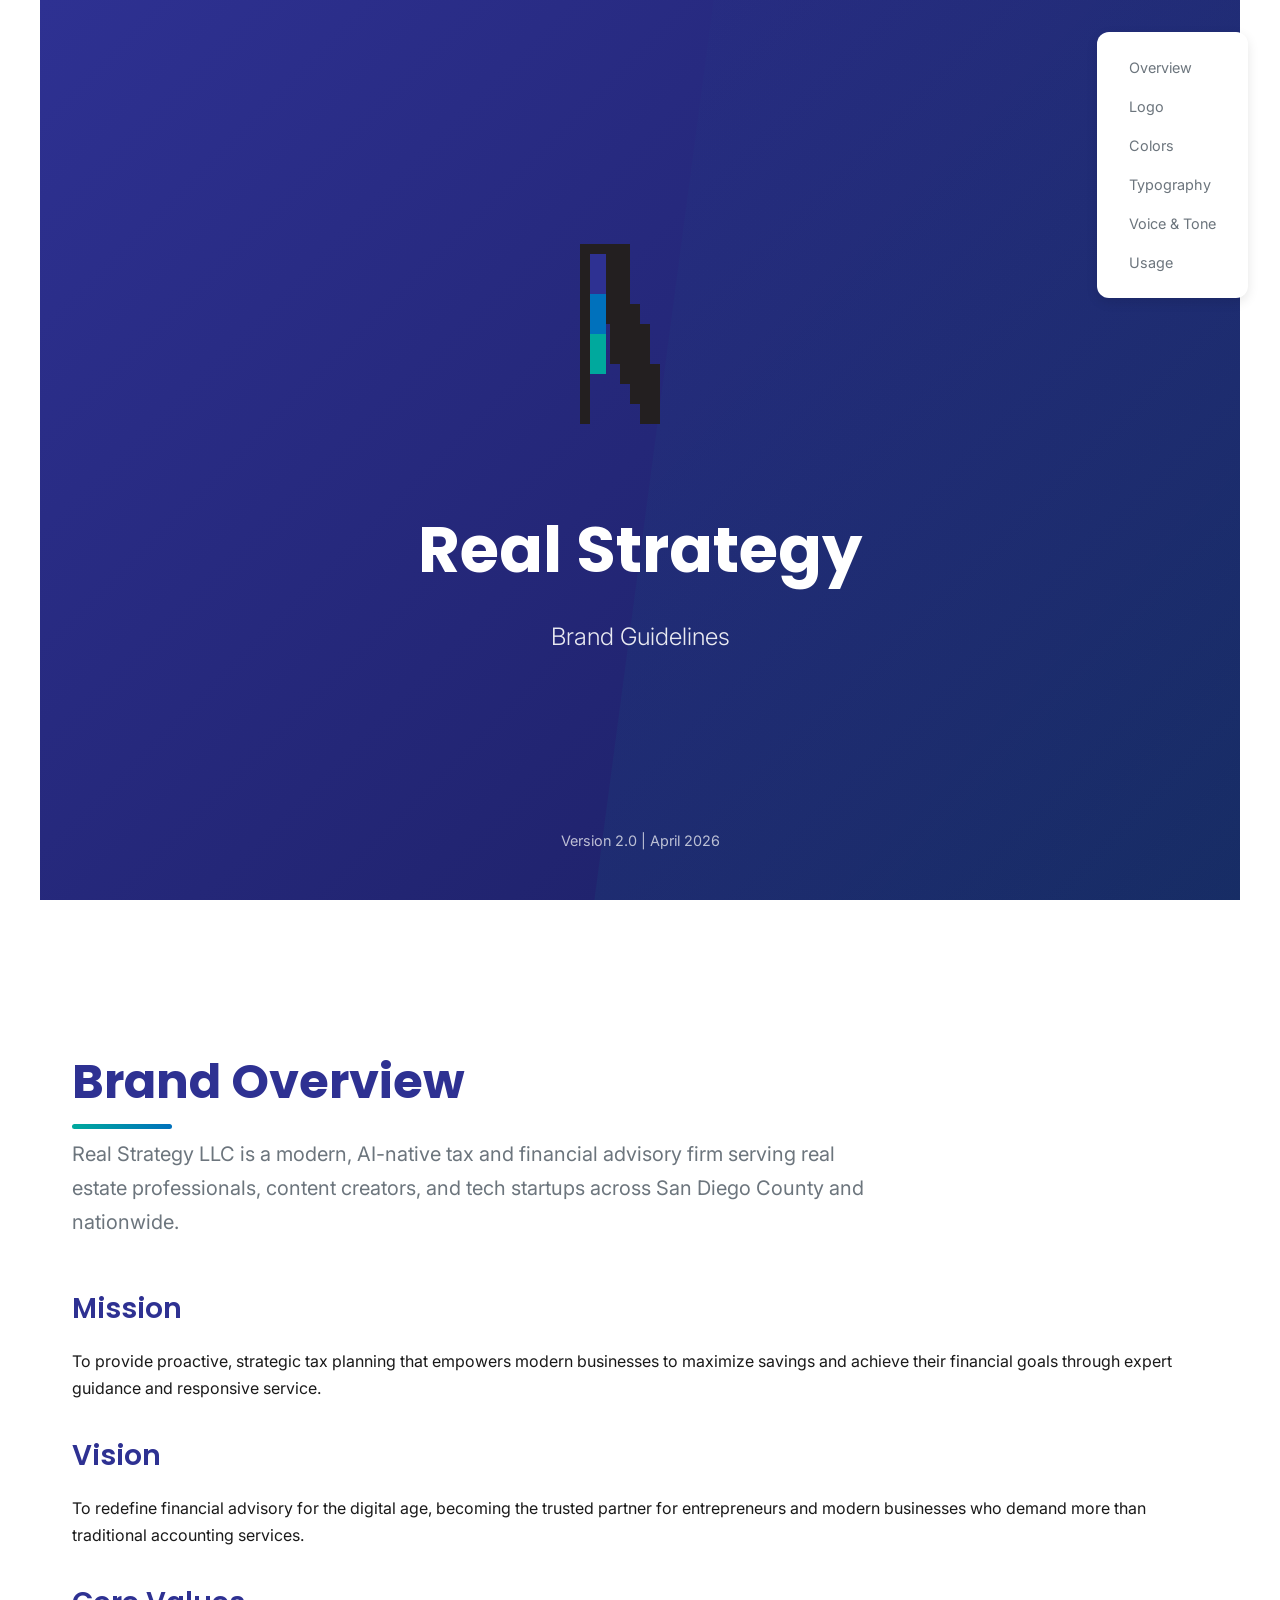
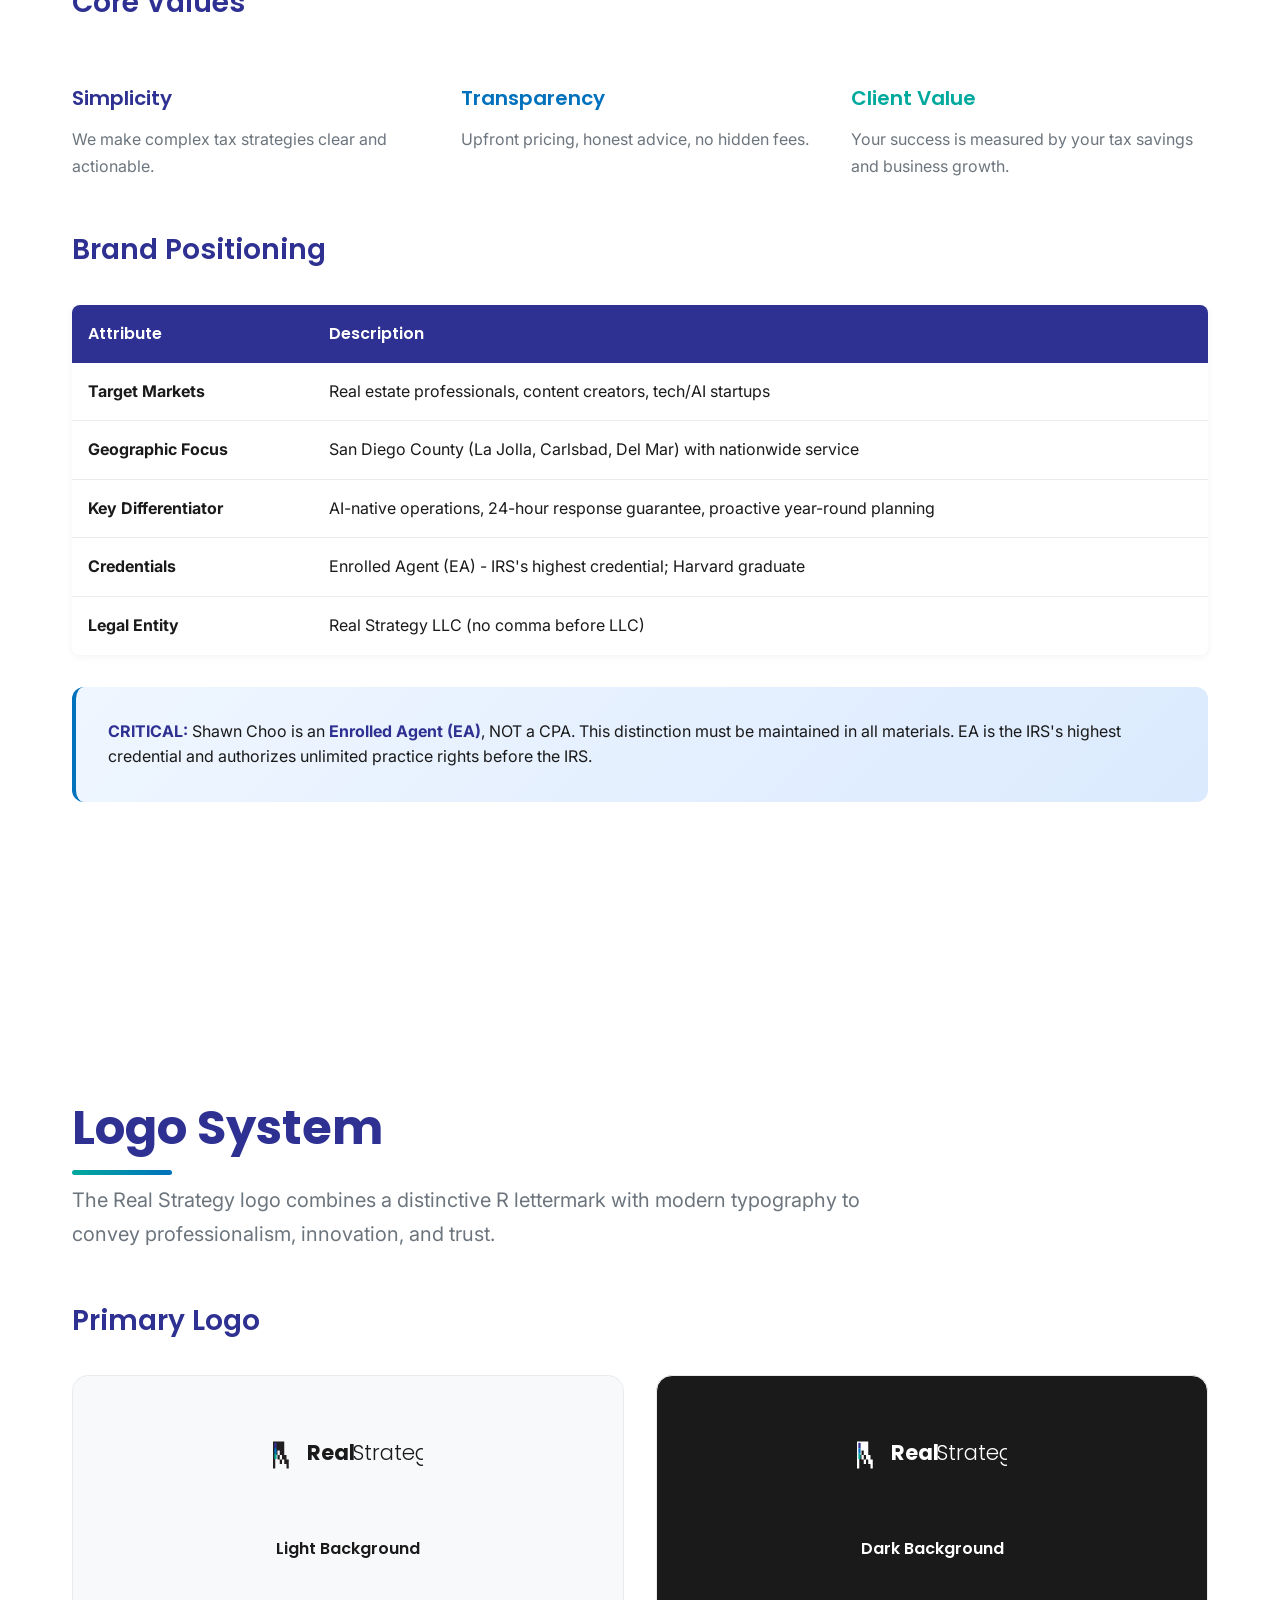
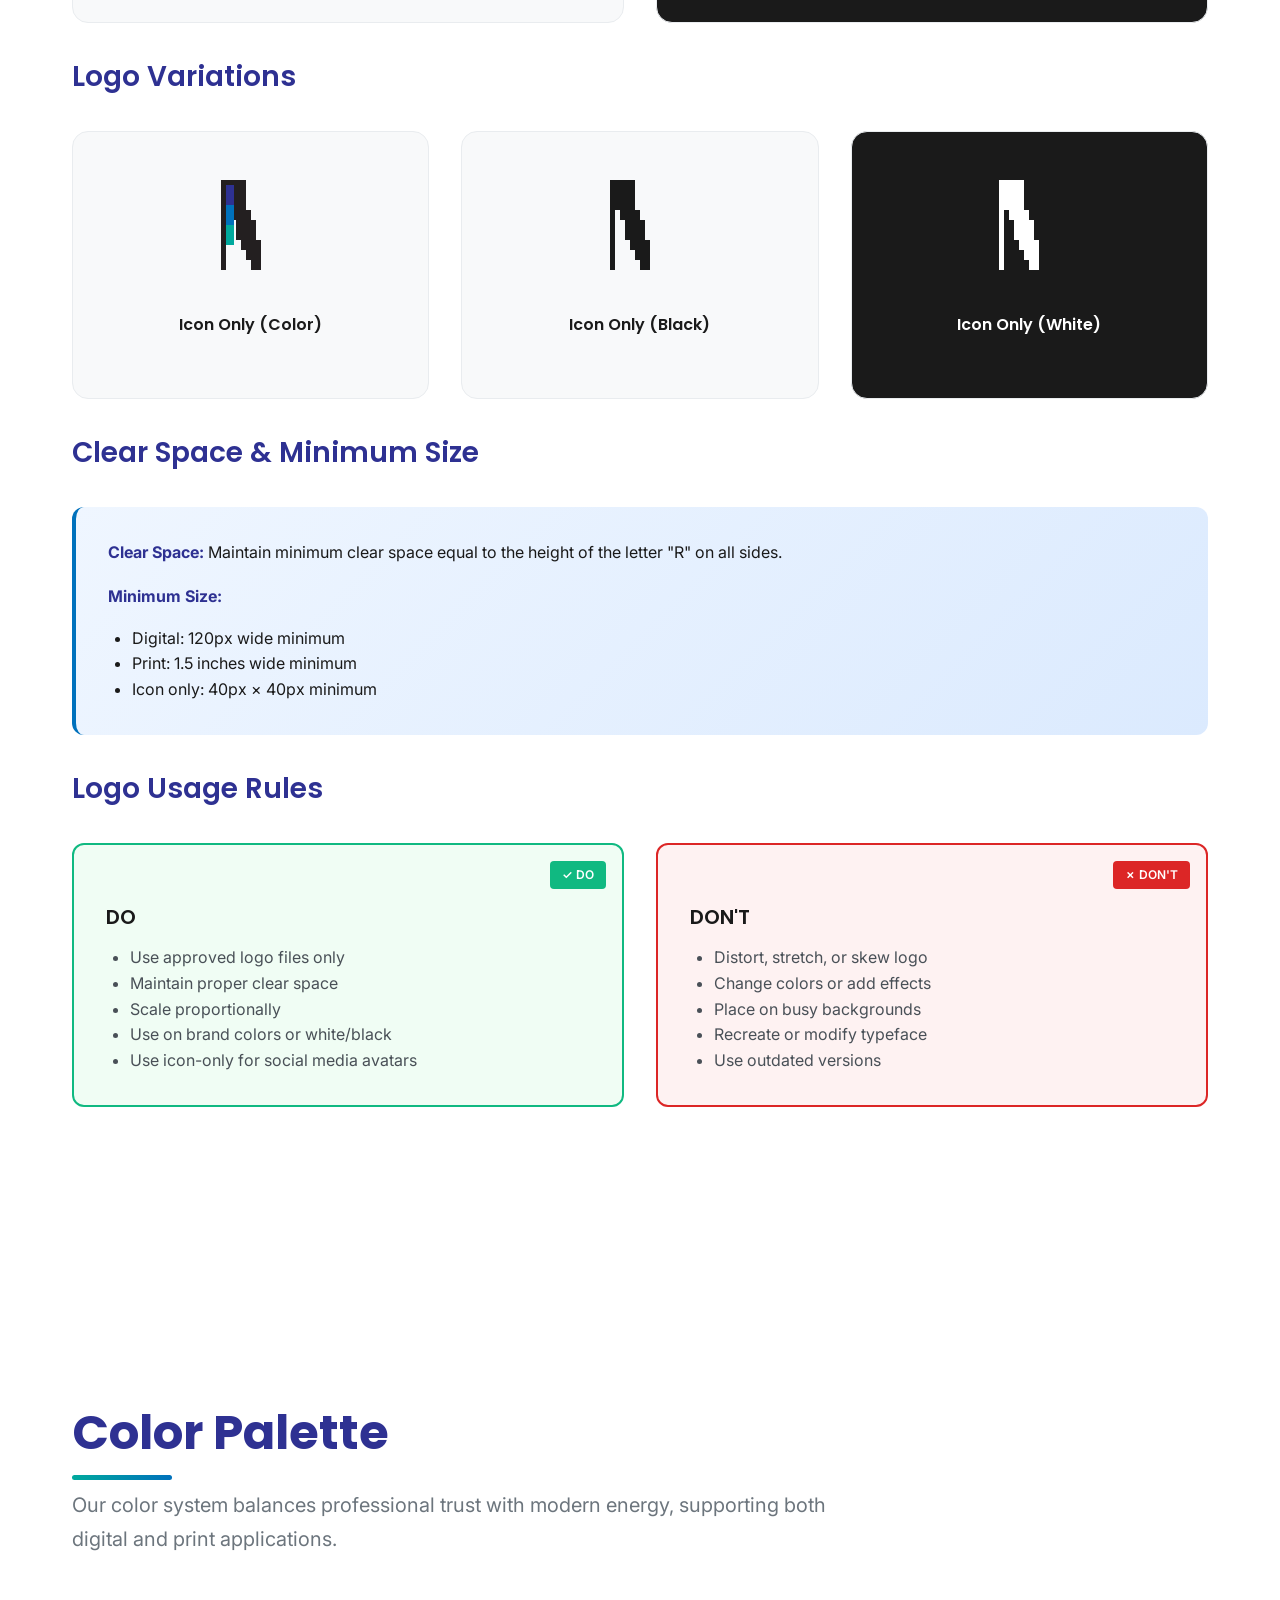
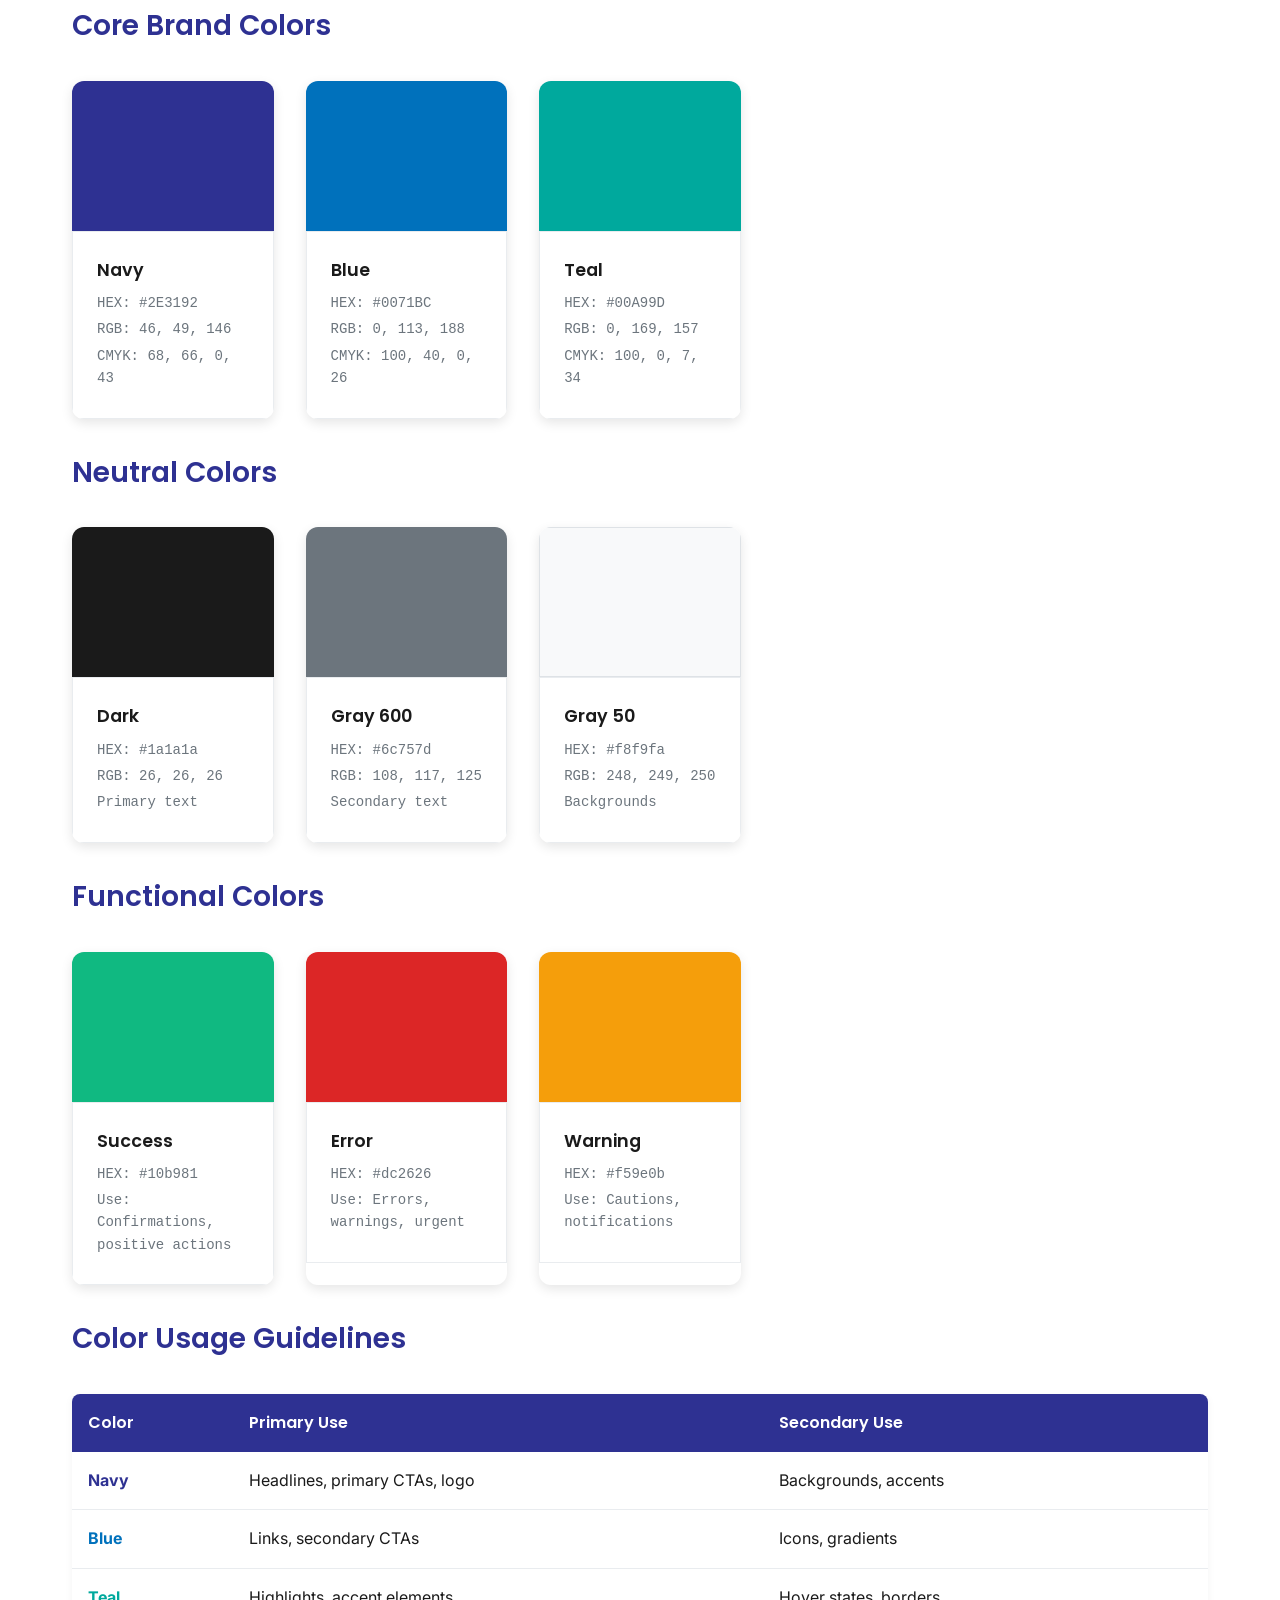
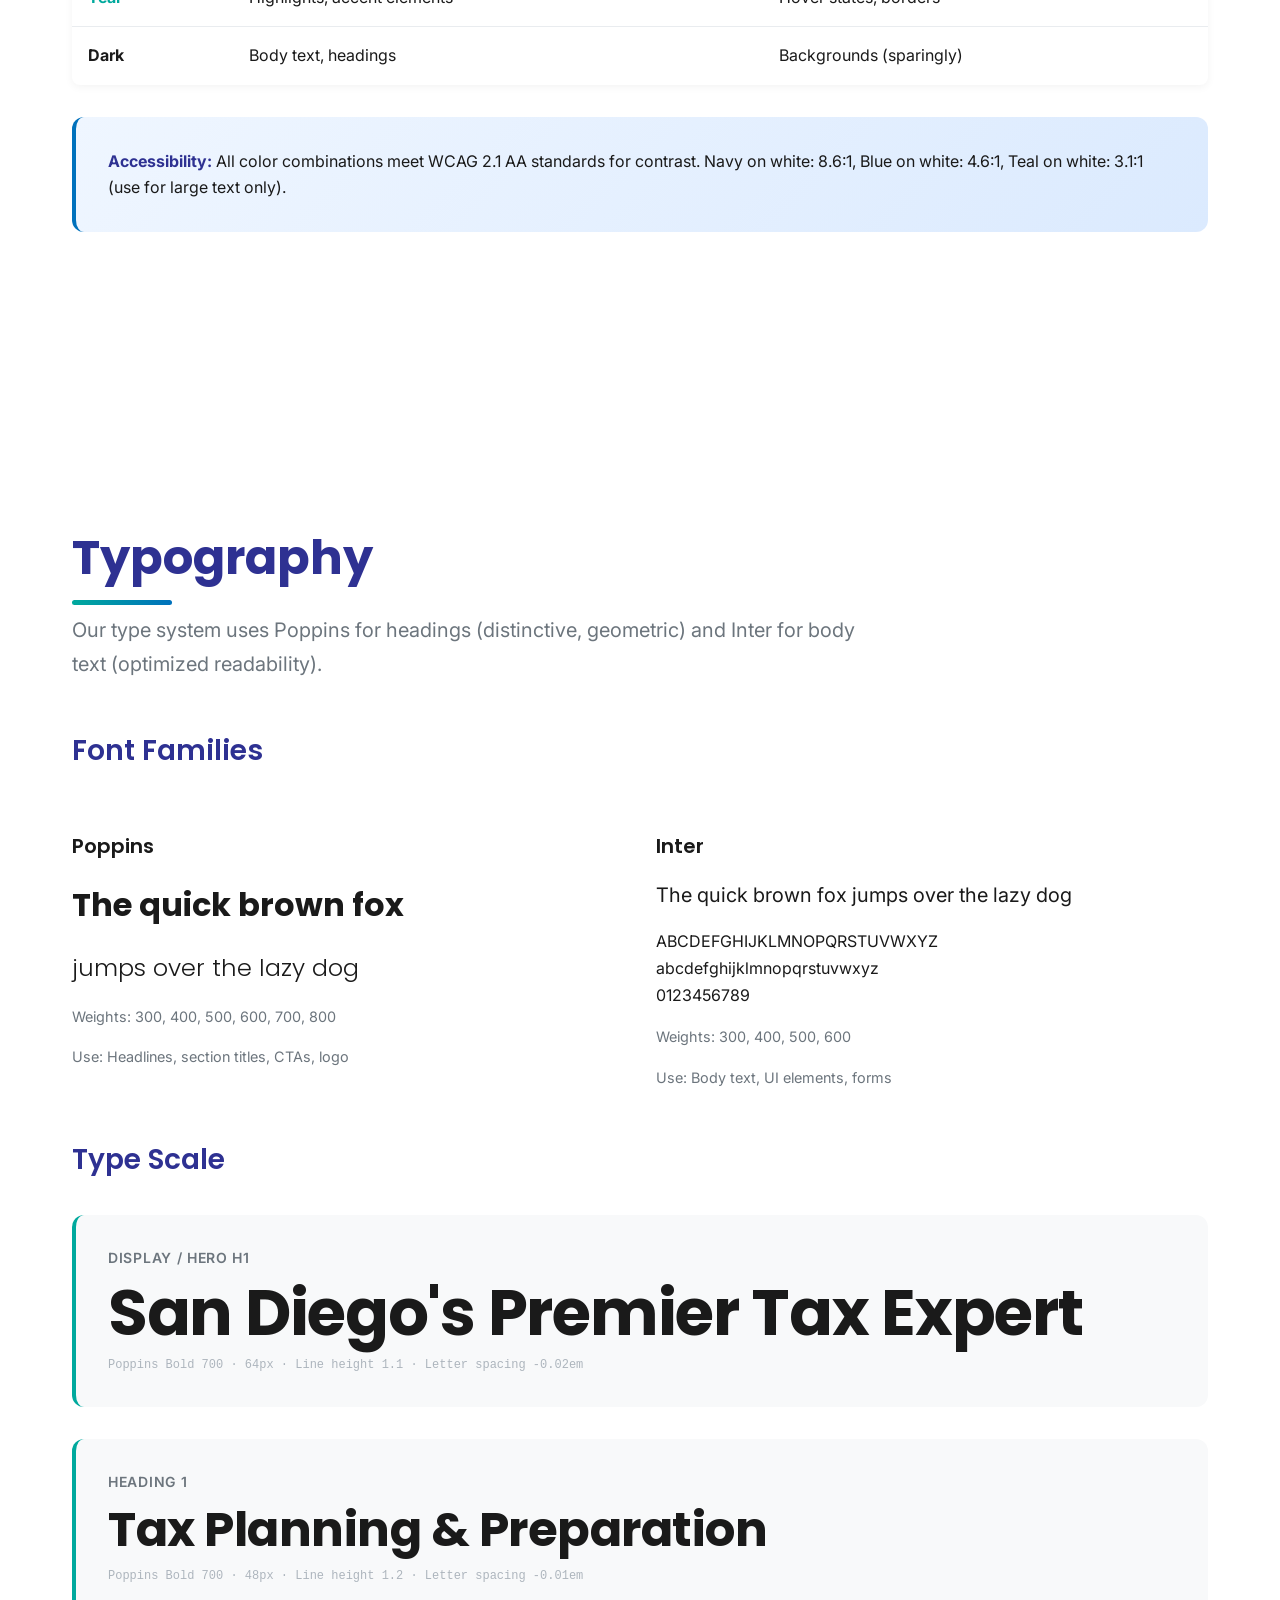
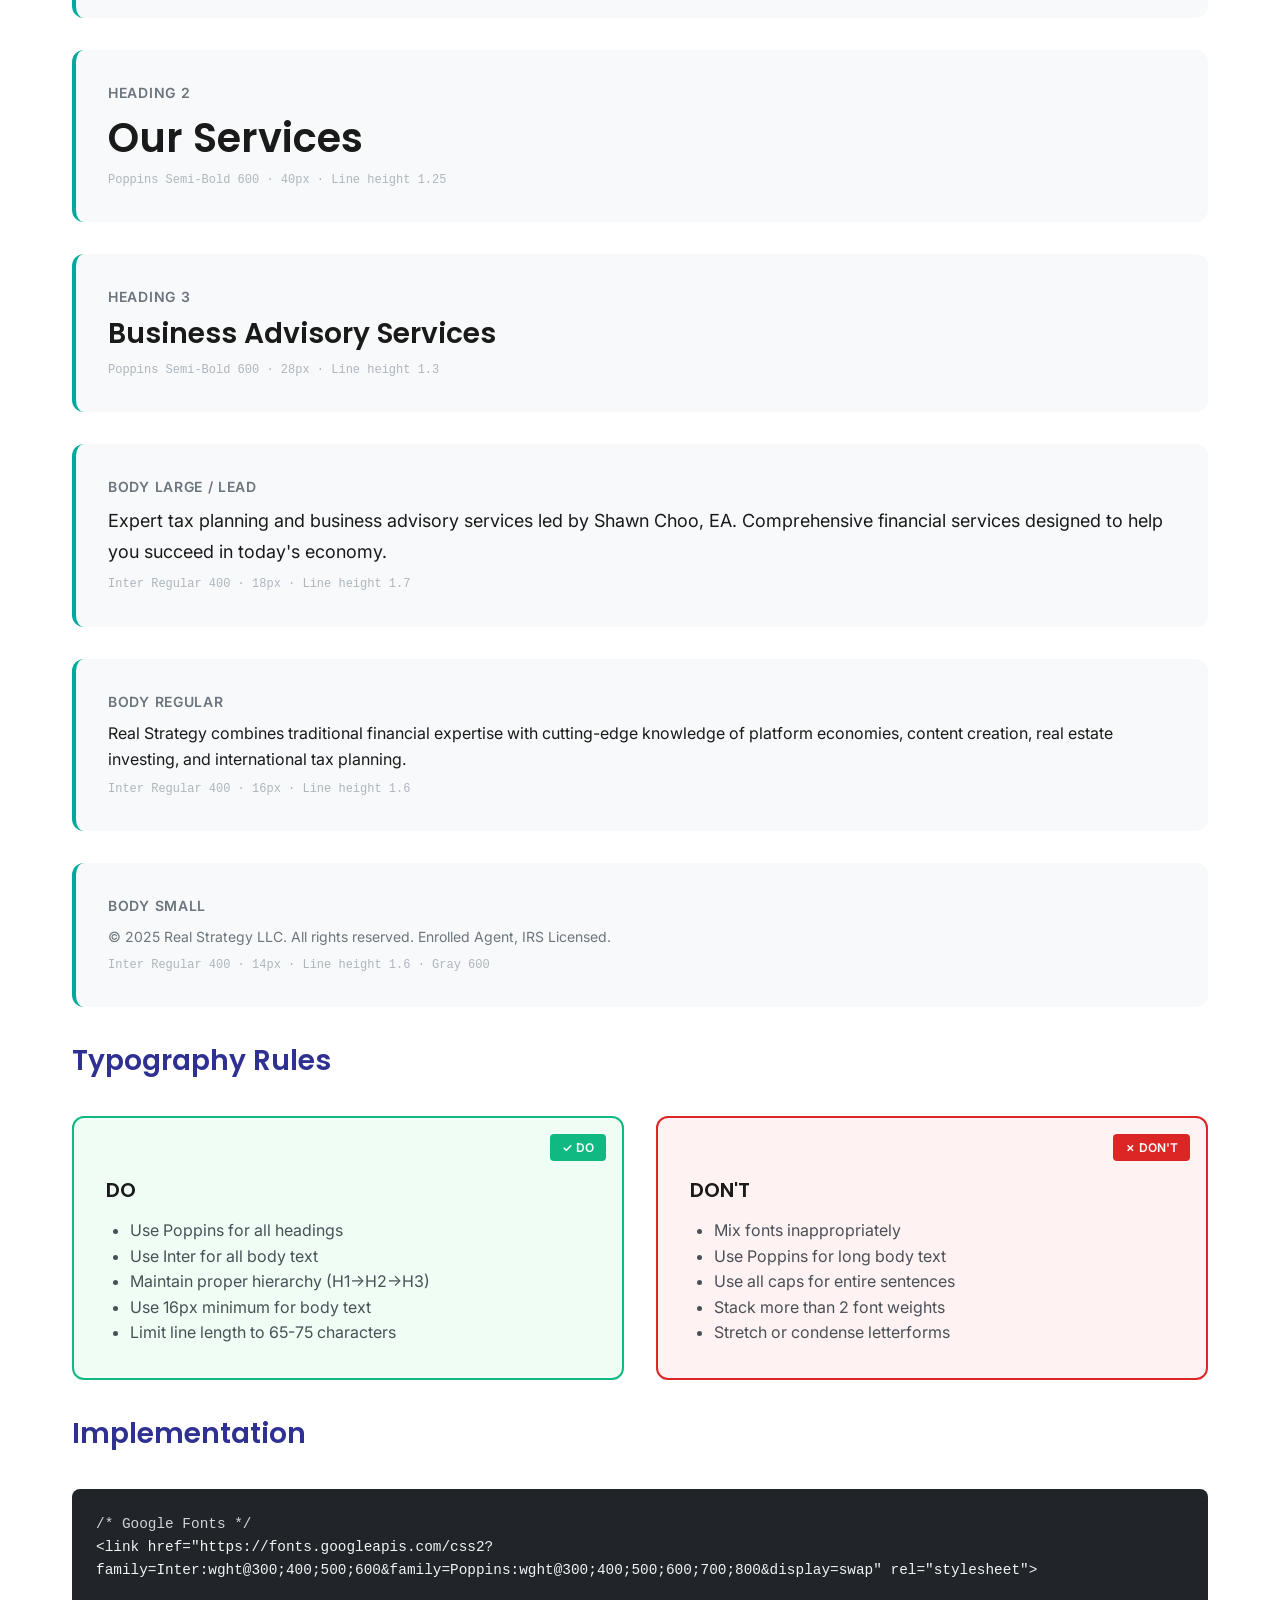
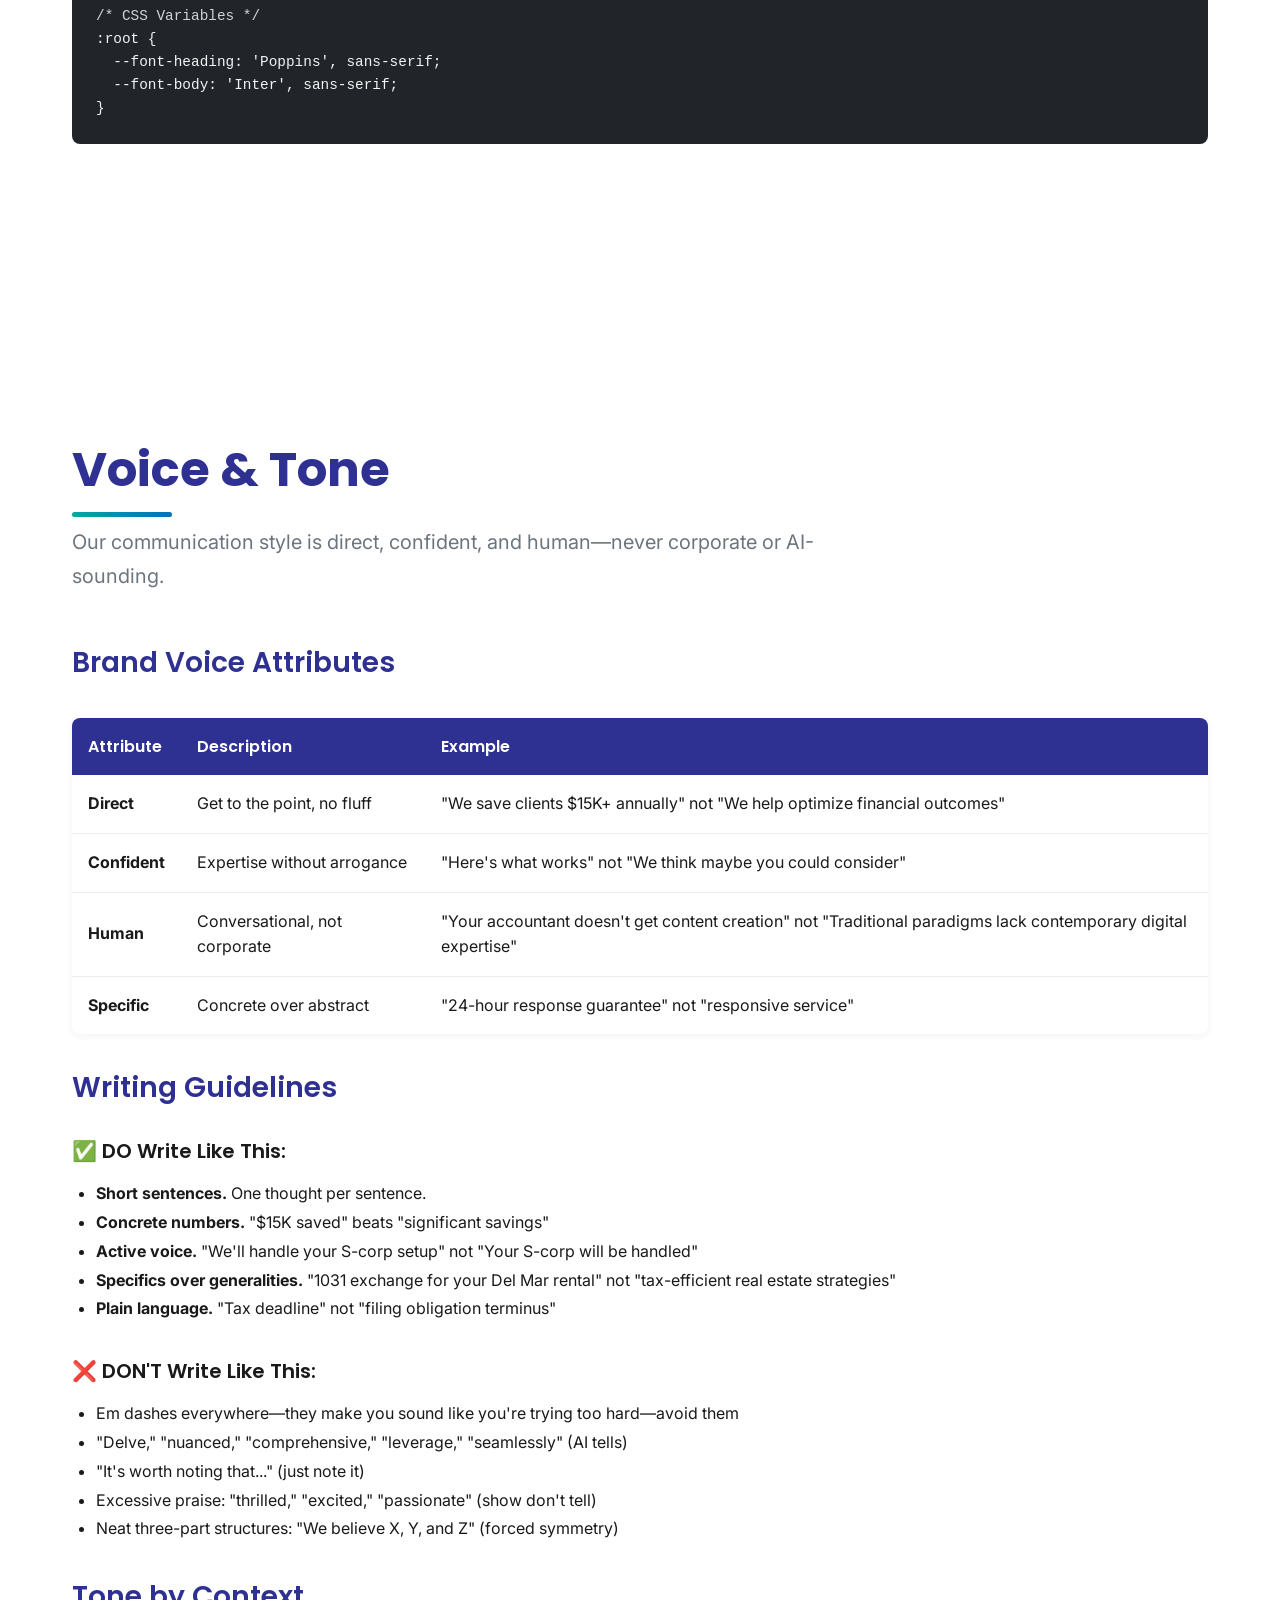
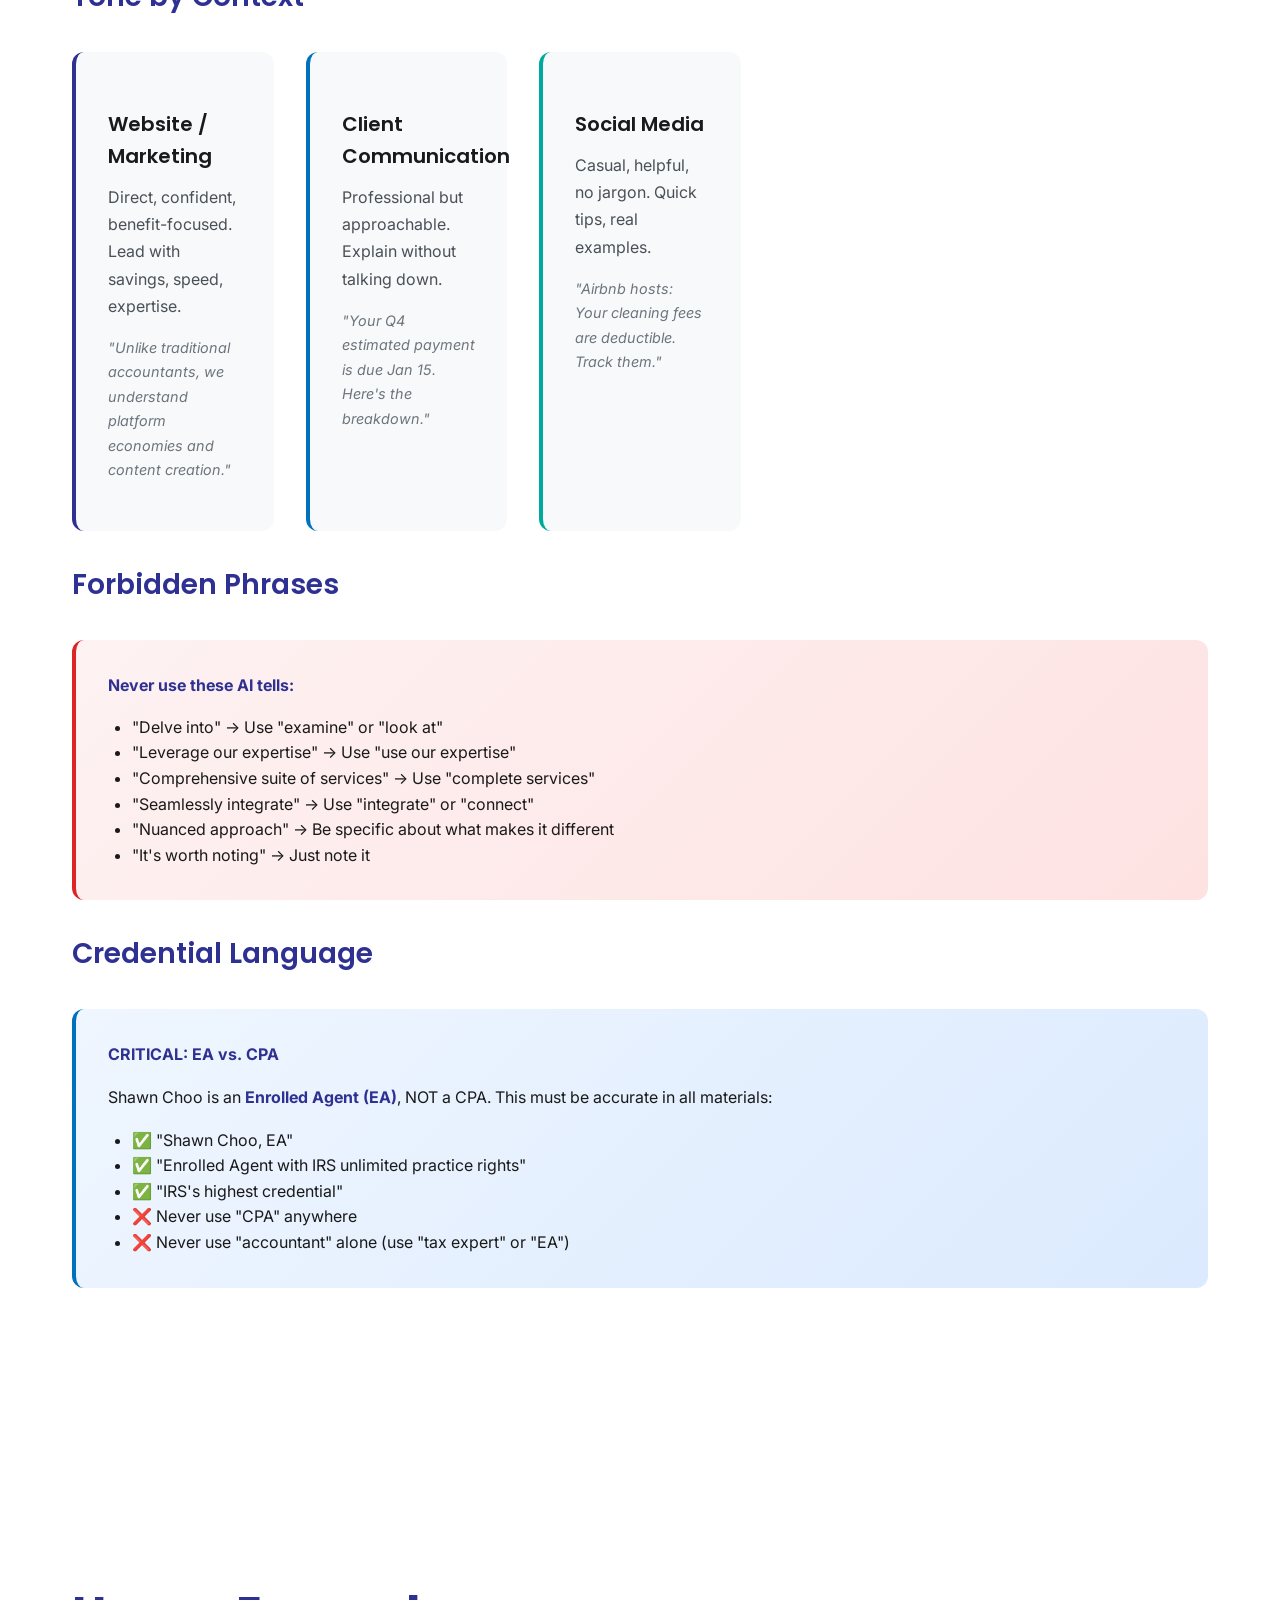
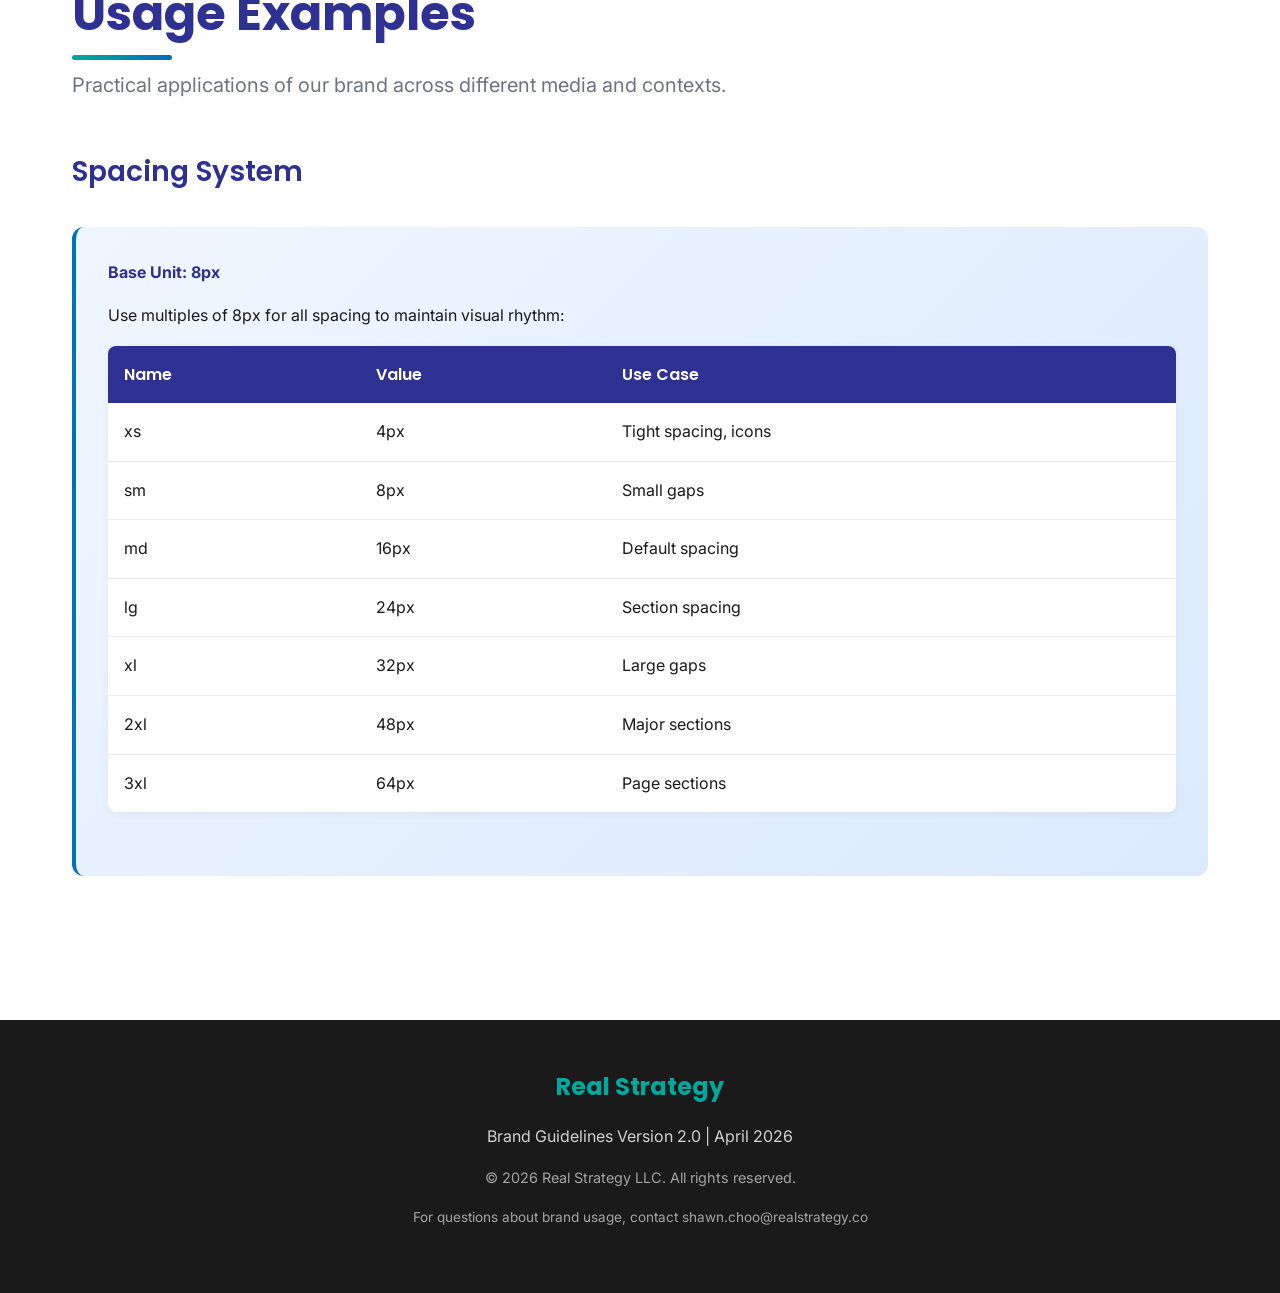
<file: brand-guidelines.html>
<!DOCTYPE html>
<html lang="en">
<head>
    <meta charset="UTF-8">
    <meta name="viewport" content="width=device-width, initial-scale=1.0">
    <title>Real Strategy LLC - Brand Guidelines</title>
    <link href="https://fonts.googleapis.com/css2?family=Inter:wght@300;400;500;600;700&family=Poppins:wght@300;400;500;600;700;800&display=swap" rel="stylesheet">
    <style>
        * { margin: 0; padding: 0; box-sizing: border-box; }
        :root {
            --navy: #2E3192; --blue: #0071BC; --teal: #00A99D; --dark: #1a1a1a; --white: #ffffff;
            --gray-50: #f8f9fa; --gray-100: #f1f3f5; --gray-200: #e9ecef; --gray-300: #dee2e6;
            --gray-400: #ced4da; --gray-500: #adb5bd; --gray-600: #6c757d; --gray-700: #495057;
            --gray-800: #343a40; --gray-900: #212529;
            --success: #10b981; --error: #dc2626; --warning: #f59e0b;
            --font-heading: 'Poppins', sans-serif; --font-body: 'Inter', sans-serif;
        }
        body { font-family: var(--font-body); line-height: 1.6; color: var(--dark); background: var(--white); }
        .page { max-width: 1200px; margin: 0 auto; padding: 4rem 2rem; min-height: 100vh; }
        .cover { background: linear-gradient(135deg, var(--navy) 0%, #1a1d5e 100%); color: white; display: flex; flex-direction: column; justify-content: center; align-items: center; text-align: center; position: relative; overflow: hidden; }
        .cover::before { content: ''; position: absolute; top: -10%; right: -5%; width: 60%; height: 120%; background: linear-gradient(135deg, transparent 0%, rgba(0, 169, 157, 0.12) 100%); clip-path: polygon(20% 0, 100% 0, 100% 100%, 0% 100%); transform: skewY(-3deg); }
        .logo-display { margin-bottom: 3rem; position: relative; z-index: 1; }
        .cover h1 { font-family: var(--font-heading); font-size: 4rem; font-weight: 700; margin-bottom: 1rem; position: relative; z-index: 1; }
        .cover .subtitle { font-size: 1.5rem; opacity: 0.9; font-weight: 300; position: relative; z-index: 1; }
        .cover .version { position: absolute; bottom: 3rem; font-size: 0.9rem; opacity: 0.7; }
        .section { margin: 5rem 0; }
        .section-title { font-family: var(--font-heading); font-size: 3rem; font-weight: 700; color: var(--navy); margin-bottom: 1rem; position: relative; display: inline-block; }
        .section-title::after { content: ''; position: absolute; bottom: -0.5rem; left: 0; width: 100px; height: 5px; background: linear-gradient(90deg, var(--teal), var(--blue)); border-radius: 3px; }
        .section-subtitle { font-size: 1.25rem; color: var(--gray-600); margin-bottom: 3rem; max-width: 800px; }
        h3 { font-family: var(--font-heading); font-size: 1.75rem; font-weight: 600; color: var(--navy); margin: 2rem 0 1rem; }
        h4 { font-family: var(--font-heading); font-size: 1.25rem; font-weight: 600; color: var(--dark); margin: 1.5rem 0 0.75rem; }
        p { margin-bottom: 1rem; line-height: 1.7; }
        .logo-grid { display: grid; grid-template-columns: repeat(auto-fit, minmax(300px, 1fr)); gap: 2rem; margin: 2rem 0; }
        .logo-card { background: var(--gray-50); padding: 3rem; border-radius: 16px; text-align: center; border: 1px solid var(--gray-200); }
        .logo-card.dark { background: var(--dark); }
        .logo-card h4 { margin-top: 1.5rem; font-size: 1rem; }
        .color-grid { display: grid; grid-template-columns: repeat(auto-fill, minmax(200px, 1fr)); gap: 2rem; margin: 2rem 0; }
        .color-swatch { border-radius: 12px; overflow: hidden; box-shadow: 0 4px 12px rgba(0,0,0,0.1); }
        .color-sample { height: 150px; width: 100%; }
        .color-info { padding: 1.5rem; background: white; border: 1px solid var(--gray-200); }
        .color-name { font-family: var(--font-heading); font-weight: 600; font-size: 1.1rem; margin-bottom: 0.5rem; color: var(--dark); }
        .color-values { font-size: 0.875rem; color: var(--gray-600); font-family: 'Monaco', 'Courier New', monospace; }
        .color-values div { margin-bottom: 0.25rem; }
        .type-specimen { margin: 2rem 0; padding: 2rem; background: var(--gray-50); border-radius: 12px; border-left: 4px solid var(--teal); }
        .type-label { font-family: var(--font-body); font-size: 0.875rem; color: var(--gray-600); text-transform: uppercase; letter-spacing: 0.05em; margin-bottom: 0.5rem; font-weight: 600; }
        .type-specs { font-family: 'Monaco', 'Courier New', monospace; font-size: 0.75rem; color: var(--gray-500); margin-top: 0.5rem; }
        .do-dont-grid { display: grid; grid-template-columns: 1fr 1fr; gap: 2rem; margin: 2rem 0; }
        .do-card, .dont-card { padding: 2rem; border-radius: 12px; position: relative; }
        .do-card { background: #f0fdf4; border: 2px solid var(--success); }
        .dont-card { background: #fef2f2; border: 2px solid var(--error); }
        .do-card::before { content: '✓ DO'; position: absolute; top: 1rem; right: 1rem; background: var(--success); color: white; padding: 0.25rem 0.75rem; border-radius: 4px; font-size: 0.75rem; font-weight: 600; }
        .dont-card::before { content: '✗ DON\'T'; position: absolute; top: 1rem; right: 1rem; background: var(--error); color: white; padding: 0.25rem 0.75rem; border-radius: 4px; font-size: 0.75rem; font-weight: 600; }
        .info-box { background: linear-gradient(135deg, #eff6ff 0%, #dbeafe 100%); padding: 2rem; border-radius: 12px; border-left: 4px solid var(--blue); margin: 2rem 0; }
        .info-box strong { color: var(--navy); }
        table { width: 100%; border-collapse: collapse; margin: 2rem 0; background: white; border-radius: 8px; overflow: hidden; box-shadow: 0 2px 8px rgba(0,0,0,0.05); }
        th { background: var(--navy); color: white; padding: 1rem; text-align: left; font-family: var(--font-heading); font-weight: 600; }
        td { padding: 1rem; border-bottom: 1px solid var(--gray-200); }
        tr:last-child td { border-bottom: none; }
        code { background: var(--gray-100); padding: 0.2rem 0.5rem; border-radius: 4px; font-family: 'Monaco', 'Courier New', monospace; font-size: 0.9em; color: var(--navy); }
        .nav { position: fixed; top: 2rem; right: 2rem; background: white; padding: 1rem; border-radius: 12px; box-shadow: 0 4px 12px rgba(0,0,0,0.1); z-index: 1000; }
        .nav a { display: block; padding: 0.5rem 1rem; color: var(--gray-600); text-decoration: none; font-size: 0.9rem; border-radius: 6px; transition: all 0.2s; }
        .nav a:hover { background: var(--gray-50); color: var(--navy); }
        @media (max-width: 768px) { .nav { display: none; } .do-dont-grid { grid-template-columns: 1fr; } }
        @media print { .page { padding: 2rem; } .page-break { page-break-after: always; } }
    </style>
</head>
<body>

<nav class="nav">
    <a href="#overview">Overview</a>
    <a href="#logo">Logo</a>
    <a href="#colors">Colors</a>
    <a href="#typography">Typography</a>
    <a href="#voice">Voice & Tone</a>
    <a href="#usage">Usage</a>
</nav>

<div class="page cover">
    <div class="logo-display">
        <svg width="120" height="200" viewBox="0 0 60 100" fill="none" xmlns="http://www.w3.org/2000/svg">
            <path d="M0 0h25V30h5V40H35V60H40V90H30V80H25V70H20V60H15V40H10V30H5V90H0V0ZM10 10V30H15V40H20V50H15V40H10V30H10V10Z" fill="#231f20"/>
            <rect x="5" y="5" width="8" height="20" fill="#2E3192"/>
            <rect x="5" y="25" width="8" height="20" fill="#0071BC"/>
            <rect x="5" y="45" width="8" height="20" fill="#00A99D"/>
        </svg>
    </div>
    <h1>Real Strategy</h1>
    <div class="subtitle">Brand Guidelines</div>
    <div class="version">Version 2.0 | April 2026</div>
</div>

<div class="page" id="overview">
    <div class="section">
        <h2 class="section-title">Brand Overview</h2>
        <p class="section-subtitle">Real Strategy LLC is a modern, AI-native tax and financial advisory firm serving real estate professionals, content creators, and tech startups across San Diego County and nationwide.</p>
        <h3>Mission</h3>
        <p>To provide proactive, strategic tax planning that empowers modern businesses to maximize savings and achieve their financial goals through expert guidance and responsive service.</p>
        <h3>Vision</h3>
        <p>To redefine financial advisory for the digital age, becoming the trusted partner for entrepreneurs and modern businesses who demand more than traditional accounting services.</p>
        <h3>Core Values</h3>
        <div class="color-grid" style="grid-template-columns: repeat(3, 1fr); margin-top: 2rem;">
            <div><h4 style="color: var(--navy);">Simplicity</h4><p style="color: var(--gray-600);">We make complex tax strategies clear and actionable.</p></div>
            <div><h4 style="color: var(--blue);">Transparency</h4><p style="color: var(--gray-600);">Upfront pricing, honest advice, no hidden fees.</p></div>
            <div><h4 style="color: var(--teal);">Client Value</h4><p style="color: var(--gray-600);">Your success is measured by your tax savings and business growth.</p></div>
        </div>
        <h3>Brand Positioning</h3>
        <table>
            <tr><th>Attribute</th><th>Description</th></tr>
            <tr><td><strong>Target Markets</strong></td><td>Real estate professionals, content creators, tech/AI startups</td></tr>
            <tr><td><strong>Geographic Focus</strong></td><td>San Diego County (La Jolla, Carlsbad, Del Mar) with nationwide service</td></tr>
            <tr><td><strong>Key Differentiator</strong></td><td>AI-native operations, 24-hour response guarantee, proactive year-round planning</td></tr>
            <tr><td><strong>Credentials</strong></td><td>Enrolled Agent (EA) - IRS's highest credential; Harvard graduate</td></tr>
            <tr><td><strong>Legal Entity</strong></td><td>Real Strategy LLC (no comma before LLC)</td></tr>
        </table>
        <div class="info-box"><strong>CRITICAL:</strong> Shawn Choo is an <strong>Enrolled Agent (EA)</strong>, NOT a CPA. This distinction must be maintained in all materials. EA is the IRS's highest credential and authorizes unlimited practice rights before the IRS.</div>
    </div>
</div>

<div class="page" id="logo">
    <div class="section">
        <h2 class="section-title">Logo System</h2>
        <p class="section-subtitle">The Real Strategy logo combines a distinctive R lettermark with modern typography to convey professionalism, innovation, and trust.</p>
        <h3>Primary Logo</h3>
        <div class="logo-grid">
            <div class="logo-card">
                <svg width="150" height="80" viewBox="0 0 200 80" fill="none" xmlns="http://www.w3.org/2000/svg">
                    <g transform="translate(0, 10)">
                        <path d="M0 0h25V30h5V40H35V60H40V60H30V50H25V40H20V30H15V20H10V30H5V60H0V0ZM10 10V30H15V40H20V50H15V40H10V30H10V10Z" fill="#231f20" transform="scale(0.6)"/>
                        <rect x="3" y="3" width="5" height="12" fill="#2E3192" transform="scale(0.6)"/>
                        <rect x="3" y="15" width="5" height="12" fill="#0071BC" transform="scale(0.6)"/>
                        <rect x="3" y="27" width="5" height="12" fill="#00A99D" transform="scale(0.6)"/>
                    </g>
                    <text x="45" y="35" font-family="Poppins" font-size="28" font-weight="700" fill="#1a1a1a">Real</text>
                    <text x="105" y="35" font-family="Poppins" font-size="28" font-weight="300" fill="#1a1a1a">Strategy</text>
                </svg>
                <h4>Light Background</h4>
            </div>
            <div class="logo-card dark">
                <svg width="150" height="80" viewBox="0 0 200 80" fill="none" xmlns="http://www.w3.org/2000/svg">
                    <g transform="translate(0, 10)">
                        <path d="M0 0h25V30h5V40H35V60H40V60H30V50H25V40H20V30H15V20H10V30H5V60H0V0ZM10 10V30H15V40H20V50H15V40H10V30H10V10Z" fill="#ffffff" transform="scale(0.6)"/>
                        <rect x="3" y="3" width="5" height="12" fill="#2E3192" transform="scale(0.6)"/>
                        <rect x="3" y="15" width="5" height="12" fill="#0071BC" transform="scale(0.6)"/>
                        <rect x="3" y="27" width="5" height="12" fill="#00A99D" transform="scale(0.6)"/>
                    </g>
                    <text x="45" y="35" font-family="Poppins" font-size="28" font-weight="700" fill="#ffffff">Real</text>
                    <text x="105" y="35" font-family="Poppins" font-size="28" font-weight="300" fill="#ffffff">Strategy</text>
                </svg>
                <h4 style="color: white;">Dark Background</h4>
            </div>
        </div>
        <h3>Logo Variations</h3>
        <div class="logo-grid">
            <div class="logo-card">
                <svg width="60" height="100" viewBox="0 0 60 100" fill="none" xmlns="http://www.w3.org/2000/svg">
                    <path d="M0 0h25V30h5V40H35V60H40V90H30V80H25V70H20V60H15V40H10V30H5V90H0V0ZM10 10V30H15V40H20V50H15V40H10V30H10V10Z" fill="#231f20"/>
                    <rect x="5" y="5" width="8" height="20" fill="#2E3192"/>
                    <rect x="5" y="25" width="8" height="20" fill="#0071BC"/>
                    <rect x="5" y="45" width="8" height="20" fill="#00A99D"/>
                </svg>
                <h4>Icon Only (Color)</h4>
            </div>
            <div class="logo-card">
                <svg width="60" height="100" viewBox="0 0 60 100" fill="none" xmlns="http://www.w3.org/2000/svg">
                    <path d="M0 0h25V30h5V40H35V60H40V90H30V80H25V70H20V60H15V40H10V30H5V90H0V0ZM10 10V30H15V40H20V50H15V40H10V30H10V10Z" fill="#1a1a1a"/>
                </svg>
                <h4>Icon Only (Black)</h4>
            </div>
            <div class="logo-card dark">
                <svg width="60" height="100" viewBox="0 0 60 100" fill="none" xmlns="http://www.w3.org/2000/svg">
                    <path d="M0 0h25V30h5V40H35V60H40V90H30V80H25V70H20V60H15V40H10V30H5V90H0V0ZM10 10V30H15V40H20V50H15V40H10V30H10V10Z" fill="#ffffff"/>
                </svg>
                <h4 style="color: white;">Icon Only (White)</h4>
            </div>
        </div>
        <h3>Clear Space & Minimum Size</h3>
        <div class="info-box"><p><strong>Clear Space:</strong> Maintain minimum clear space equal to the height of the letter "R" on all sides.</p><p><strong>Minimum Size:</strong></p><ul style="margin-top: 0.5rem; margin-left: 1.5rem;"><li>Digital: 120px wide minimum</li><li>Print: 1.5 inches wide minimum</li><li>Icon only: 40px × 40px minimum</li></ul></div>
        <h3>Logo Usage Rules</h3>
        <div class="do-dont-grid">
            <div class="do-card"><h4>DO</h4><ul style="margin-left: 1.5rem; color: var(--gray-700);"><li>Use approved logo files only</li><li>Maintain proper clear space</li><li>Scale proportionally</li><li>Use on brand colors or white/black</li><li>Use icon-only for social media avatars</li></ul></div>
            <div class="dont-card"><h4>DON'T</h4><ul style="margin-left: 1.5rem; color: var(--gray-700);"><li>Distort, stretch, or skew logo</li><li>Change colors or add effects</li><li>Place on busy backgrounds</li><li>Recreate or modify typeface</li><li>Use outdated versions</li></ul></div>
        </div>
    </div>
</div>

<div class="page" id="colors">
    <div class="section">
        <h2 class="section-title">Color Palette</h2>
        <p class="section-subtitle">Our color system balances professional trust with modern energy, supporting both digital and print applications.</p>
        <h3>Core Brand Colors</h3>
        <div class="color-grid">
            <div class="color-swatch"><div class="color-sample" style="background: #2E3192;"></div><div class="color-info"><div class="color-name">Navy</div><div class="color-values"><div>HEX: #2E3192</div><div>RGB: 46, 49, 146</div><div>CMYK: 68, 66, 0, 43</div></div></div></div>
            <div class="color-swatch"><div class="color-sample" style="background: #0071BC;"></div><div class="color-info"><div class="color-name">Blue</div><div class="color-values"><div>HEX: #0071BC</div><div>RGB: 0, 113, 188</div><div>CMYK: 100, 40, 0, 26</div></div></div></div>
            <div class="color-swatch"><div class="color-sample" style="background: #00A99D;"></div><div class="color-info"><div class="color-name">Teal</div><div class="color-values"><div>HEX: #00A99D</div><div>RGB: 0, 169, 157</div><div>CMYK: 100, 0, 7, 34</div></div></div></div>
        </div>
        <h3>Neutral Colors</h3>
        <div class="color-grid">
            <div class="color-swatch"><div class="color-sample" style="background: #1a1a1a;"></div><div class="color-info"><div class="color-name">Dark</div><div class="color-values"><div>HEX: #1a1a1a</div><div>RGB: 26, 26, 26</div><div>Primary text</div></div></div></div>
            <div class="color-swatch"><div class="color-sample" style="background: #6c757d;"></div><div class="color-info"><div class="color-name">Gray 600</div><div class="color-values"><div>HEX: #6c757d</div><div>RGB: 108, 117, 125</div><div>Secondary text</div></div></div></div>
            <div class="color-swatch"><div class="color-sample" style="background: #f8f9fa; border: 1px solid #dee2e6;"></div><div class="color-info"><div class="color-name">Gray 50</div><div class="color-values"><div>HEX: #f8f9fa</div><div>RGB: 248, 249, 250</div><div>Backgrounds</div></div></div></div>
        </div>
        <h3>Functional Colors</h3>
        <div class="color-grid">
            <div class="color-swatch"><div class="color-sample" style="background: #10b981;"></div><div class="color-info"><div class="color-name">Success</div><div class="color-values"><div>HEX: #10b981</div><div>Use: Confirmations, positive actions</div></div></div></div>
            <div class="color-swatch"><div class="color-sample" style="background: #dc2626;"></div><div class="color-info"><div class="color-name">Error</div><div class="color-values"><div>HEX: #dc2626</div><div>Use: Errors, warnings, urgent</div></div></div></div>
            <div class="color-swatch"><div class="color-sample" style="background: #f59e0b;"></div><div class="color-info"><div class="color-name">Warning</div><div class="color-values"><div>HEX: #f59e0b</div><div>Use: Cautions, notifications</div></div></div></div>
        </div>
        <h3>Color Usage Guidelines</h3>
        <table>
            <tr><th>Color</th><th>Primary Use</th><th>Secondary Use</th></tr>
            <tr><td><strong style="color: var(--navy);">Navy</strong></td><td>Headlines, primary CTAs, logo</td><td>Backgrounds, accents</td></tr>
            <tr><td><strong style="color: var(--blue);">Blue</strong></td><td>Links, secondary CTAs</td><td>Icons, gradients</td></tr>
            <tr><td><strong style="color: var(--teal);">Teal</strong></td><td>Highlights, accent elements</td><td>Hover states, borders</td></tr>
            <tr><td><strong>Dark</strong></td><td>Body text, headings</td><td>Backgrounds (sparingly)</td></tr>
        </table>
        <div class="info-box"><strong>Accessibility:</strong> All color combinations meet WCAG 2.1 AA standards for contrast. Navy on white: 8.6:1, Blue on white: 4.6:1, Teal on white: 3.1:1 (use for large text only).</div>
    </div>
</div>

<div class="page" id="typography">
    <div class="section">
        <h2 class="section-title">Typography</h2>
        <p class="section-subtitle">Our type system uses Poppins for headings (distinctive, geometric) and Inter for body text (optimized readability).</p>
        <h3>Font Families</h3>
        <div class="color-grid" style="grid-template-columns: 1fr 1fr;">
            <div><h4>Poppins</h4><p style="font-family: var(--font-heading); font-size: 2rem; font-weight: 700; margin: 1rem 0;">The quick brown fox</p><p style="font-family: var(--font-heading); font-size: 1.5rem; font-weight: 300; margin: 1rem 0;">jumps over the lazy dog</p><p style="color: var(--gray-600); font-size: 0.9rem;">Weights: 300, 400, 500, 600, 700, 800</p><p style="color: var(--gray-600); font-size: 0.9rem;">Use: Headlines, section titles, CTAs, logo</p></div>
            <div><h4>Inter</h4><p style="font-family: var(--font-body); font-size: 1.25rem; margin: 1rem 0;">The quick brown fox jumps over the lazy dog</p><p style="font-family: var(--font-body); font-size: 1rem; margin: 1rem 0;">ABCDEFGHIJKLMNOPQRSTUVWXYZ<br>abcdefghijklmnopqrstuvwxyz<br>0123456789</p><p style="color: var(--gray-600); font-size: 0.9rem;">Weights: 300, 400, 500, 600</p><p style="color: var(--gray-600); font-size: 0.9rem;">Use: Body text, UI elements, forms</p></div>
        </div>
        <h3>Type Scale</h3>
        <div class="type-specimen"><div class="type-label">Display / Hero H1</div><div style="font-family: var(--font-heading); font-size: 4rem; font-weight: 700; line-height: 1.1; letter-spacing: -0.02em;">San Diego's Premier Tax Expert</div><div class="type-specs">Poppins Bold 700 · 64px · Line height 1.1 · Letter spacing -0.02em</div></div>
        <div class="type-specimen"><div class="type-label">Heading 1</div><div style="font-family: var(--font-heading); font-size: 3rem; font-weight: 700; line-height: 1.2; letter-spacing: -0.01em;">Tax Planning & Preparation</div><div class="type-specs">Poppins Bold 700 · 48px · Line height 1.2 · Letter spacing -0.01em</div></div>
        <div class="type-specimen"><div class="type-label">Heading 2</div><div style="font-family: var(--font-heading); font-size: 2.5rem; font-weight: 600; line-height: 1.25;">Our Services</div><div class="type-specs">Poppins Semi-Bold 600 · 40px · Line height 1.25</div></div>
        <div class="type-specimen"><div class="type-label">Heading 3</div><div style="font-family: var(--font-heading); font-size: 1.75rem; font-weight: 600; line-height: 1.3;">Business Advisory Services</div><div class="type-specs">Poppins Semi-Bold 600 · 28px · Line height 1.3</div></div>
        <div class="type-specimen"><div class="type-label">Body Large / Lead</div><div style="font-family: var(--font-body); font-size: 1.125rem; line-height: 1.7;">Expert tax planning and business advisory services led by Shawn Choo, EA. Comprehensive financial services designed to help you succeed in today's economy.</div><div class="type-specs">Inter Regular 400 · 18px · Line height 1.7</div></div>
        <div class="type-specimen"><div class="type-label">Body Regular</div><div style="font-family: var(--font-body); font-size: 1rem; line-height: 1.6;">Real Strategy combines traditional financial expertise with cutting-edge knowledge of platform economies, content creation, real estate investing, and international tax planning.</div><div class="type-specs">Inter Regular 400 · 16px · Line height 1.6</div></div>
        <div class="type-specimen"><div class="type-label">Body Small</div><div style="font-family: var(--font-body); font-size: 0.875rem; line-height: 1.6; color: var(--gray-600);">© 2025 Real Strategy LLC. All rights reserved. Enrolled Agent, IRS Licensed.</div><div class="type-specs">Inter Regular 400 · 14px · Line height 1.6 · Gray 600</div></div>
        <h3>Typography Rules</h3>
        <div class="do-dont-grid">
            <div class="do-card"><h4>DO</h4><ul style="margin-left: 1.5rem; color: var(--gray-700);"><li>Use Poppins for all headings</li><li>Use Inter for all body text</li><li>Maintain proper hierarchy (H1→H2→H3)</li><li>Use 16px minimum for body text</li><li>Limit line length to 65-75 characters</li></ul></div>
            <div class="dont-card"><h4>DON'T</h4><ul style="margin-left: 1.5rem; color: var(--gray-700);"><li>Mix fonts inappropriately</li><li>Use Poppins for long body text</li><li>Use all caps for entire sentences</li><li>Stack more than 2 font weights</li><li>Stretch or condense letterforms</li></ul></div>
        </div>
        <h3>Implementation</h3>
        <div style="background: var(--gray-900); color: var(--gray-100); padding: 1.5rem; border-radius: 8px; font-family: monospace; font-size: 0.9rem; margin: 2rem 0;"><div style="color: var(--gray-400);">/* Google Fonts */</div><div>&lt;link href="https://fonts.googleapis.com/css2?family=Inter:wght@300;400;500;600&family=Poppins:wght@300;400;500;600;700;800&display=swap" rel="stylesheet"&gt;</div><br><div style="color: var(--gray-400);">/* CSS Variables */</div><div>:root {</div><div>&nbsp;&nbsp;--font-heading: 'Poppins', sans-serif;</div><div>&nbsp;&nbsp;--font-body: 'Inter', sans-serif;</div><div>}</div></div>
    </div>
</div>

<div class="page" id="voice">
    <div class="section">
        <h2 class="section-title">Voice & Tone</h2>
        <p class="section-subtitle">Our communication style is direct, confident, and human—never corporate or AI-sounding.</p>
        <h3>Brand Voice Attributes</h3>
        <table>
            <tr><th>Attribute</th><th>Description</th><th>Example</th></tr>
            <tr><td><strong>Direct</strong></td><td>Get to the point, no fluff</td><td>"We save clients $15K+ annually" not "We help optimize financial outcomes"</td></tr>
            <tr><td><strong>Confident</strong></td><td>Expertise without arrogance</td><td>"Here's what works" not "We think maybe you could consider"</td></tr>
            <tr><td><strong>Human</strong></td><td>Conversational, not corporate</td><td>"Your accountant doesn't get content creation" not "Traditional paradigms lack contemporary digital expertise"</td></tr>
            <tr><td><strong>Specific</strong></td><td>Concrete over abstract</td><td>"24-hour response guarantee" not "responsive service"</td></tr>
        </table>
        <h3>Writing Guidelines</h3>
        <h4>✅ DO Write Like This:</h4>
        <ul style="margin-left: 1.5rem; line-height: 1.8; margin-bottom: 2rem;"><li><strong>Short sentences.</strong> One thought per sentence.</li><li><strong>Concrete numbers.</strong> "$15K saved" beats "significant savings"</li><li><strong>Active voice.</strong> "We'll handle your S-corp setup" not "Your S-corp will be handled"</li><li><strong>Specifics over generalities.</strong> "1031 exchange for your Del Mar rental" not "tax-efficient real estate strategies"</li><li><strong>Plain language.</strong> "Tax deadline" not "filing obligation terminus"</li></ul>
        <h4>❌ DON'T Write Like This:</h4>
        <ul style="margin-left: 1.5rem; line-height: 1.8; margin-bottom: 2rem;"><li>Em dashes everywhere—they make you sound like you're trying too hard—avoid them</li><li>"Delve," "nuanced," "comprehensive," "leverage," "seamlessly" (AI tells)</li><li>"It's worth noting that..." (just note it)</li><li>Excessive praise: "thrilled," "excited," "passionate" (show don't tell)</li><li>Neat three-part structures: "We believe X, Y, and Z" (forced symmetry)</li></ul>
        <h3>Tone by Context</h3>
        <div class="color-grid">
            <div style="padding: 2rem; background: var(--gray-50); border-radius: 12px; border-left: 4px solid var(--navy);"><h4>Website / Marketing</h4><p style="color: var(--gray-700); margin-top: 0.5rem;">Direct, confident, benefit-focused. Lead with savings, speed, expertise.</p><p style="color: var(--gray-600); font-size: 0.9rem; margin-top: 1rem; font-style: italic;">"Unlike traditional accountants, we understand platform economies and content creation."</p></div>
            <div style="padding: 2rem; background: var(--gray-50); border-radius: 12px; border-left: 4px solid var(--blue);"><h4>Client Communication</h4><p style="color: var(--gray-700); margin-top: 0.5rem;">Professional but approachable. Explain without talking down.</p><p style="color: var(--gray-600); font-size: 0.9rem; margin-top: 1rem; font-style: italic;">"Your Q4 estimated payment is due Jan 15. Here's the breakdown."</p></div>
            <div style="padding: 2rem; background: var(--gray-50); border-radius: 12px; border-left: 4px solid var(--teal);"><h4>Social Media</h4><p style="color: var(--gray-700); margin-top: 0.5rem;">Casual, helpful, no jargon. Quick tips, real examples.</p><p style="color: var(--gray-600); font-size: 0.9rem; margin-top: 1rem; font-style: italic;">"Airbnb hosts: Your cleaning fees are deductible. Track them."</p></div>
        </div>
        <h3>Forbidden Phrases</h3>
        <div class="info-box" style="background: linear-gradient(135deg, #fef2f2 0%, #fee2e2 100%); border-left-color: var(--error);"><p><strong>Never use these AI tells:</strong></p><ul style="margin-left: 1.5rem; margin-top: 0.5rem;"><li>"Delve into" → Use "examine" or "look at"</li><li>"Leverage our expertise" → Use "use our expertise"</li><li>"Comprehensive suite of services" → Use "complete services"</li><li>"Seamlessly integrate" → Use "integrate" or "connect"</li><li>"Nuanced approach" → Be specific about what makes it different</li><li>"It's worth noting" → Just note it</li></ul></div>
        <h3>Credential Language</h3>
        <div class="info-box"><p><strong>CRITICAL: EA vs. CPA</strong></p><p style="margin-top: 1rem;">Shawn Choo is an <strong>Enrolled Agent (EA)</strong>, NOT a CPA. This must be accurate in all materials:</p><ul style="margin-left: 1.5rem; margin-top: 0.5rem;"><li>✅ "Shawn Choo, EA"</li><li>✅ "Enrolled Agent with IRS unlimited practice rights"</li><li>✅ "IRS's highest credential"</li><li>❌ Never use "CPA" anywhere</li><li>❌ Never use "accountant" alone (use "tax expert" or "EA")</li></ul></div>
    </div>
</div>

<div class="page" id="usage">
    <div class="section">
        <h2 class="section-title">Usage Examples</h2>
        <p class="section-subtitle">Practical applications of our brand across different media and contexts.</p>
        <h3>Spacing System</h3>
        <div class="info-box"><p><strong>Base Unit: 8px</strong></p><p style="margin-top: 1rem;">Use multiples of 8px for all spacing to maintain visual rhythm:</p><table style="margin-top: 1rem;"><tr><th>Name</th><th>Value</th><th>Use Case</th></tr><tr><td>xs</td><td>4px</td><td>Tight spacing, icons</td></tr><tr><td>sm</td><td>8px</td><td>Small gaps</td></tr><tr><td>md</td><td>16px</td><td>Default spacing</td></tr><tr><td>lg</td><td>24px</td><td>Section spacing</td></tr><tr><td>xl</td><td>32px</td><td>Large gaps</td></tr><tr><td>2xl</td><td>48px</td><td>Major sections</td></tr><tr><td>3xl</td><td>64px</td><td>Page sections</td></tr></table></div>
    </div>
</div>

<div style="background: var(--dark); color: white; padding: 3rem 2rem; text-align: center;">
    <div style="max-width: 1200px; margin: 0 auto;">
        <div style="font-family: var(--font-heading); font-size: 1.5rem; font-weight: 700; margin-bottom: 1rem; color: var(--teal);">Real Strategy</div>
        <p style="opacity: 0.8; margin-bottom: 1rem;">Brand Guidelines Version 2.0 | April 2026</p>
        <p style="opacity: 0.6; font-size: 0.9rem;">© 2026 Real Strategy LLC. All rights reserved.</p>
        <p style="opacity: 0.6; font-size: 0.85rem; margin-top: 1rem;">For questions about brand usage, contact shawn.choo@realstrategy.co</p>
    </div>
</div>

<script>
    document.querySelectorAll('.nav a').forEach(anchor => {
        anchor.addEventListener('click', function (e) {
            e.preventDefault();
            const target = document.querySelector(this.getAttribute('href'));
            if (target) target.scrollIntoView({ behavior: 'smooth', block: 'start' });
        });
    });
</script>

</body>
</html>
</file>
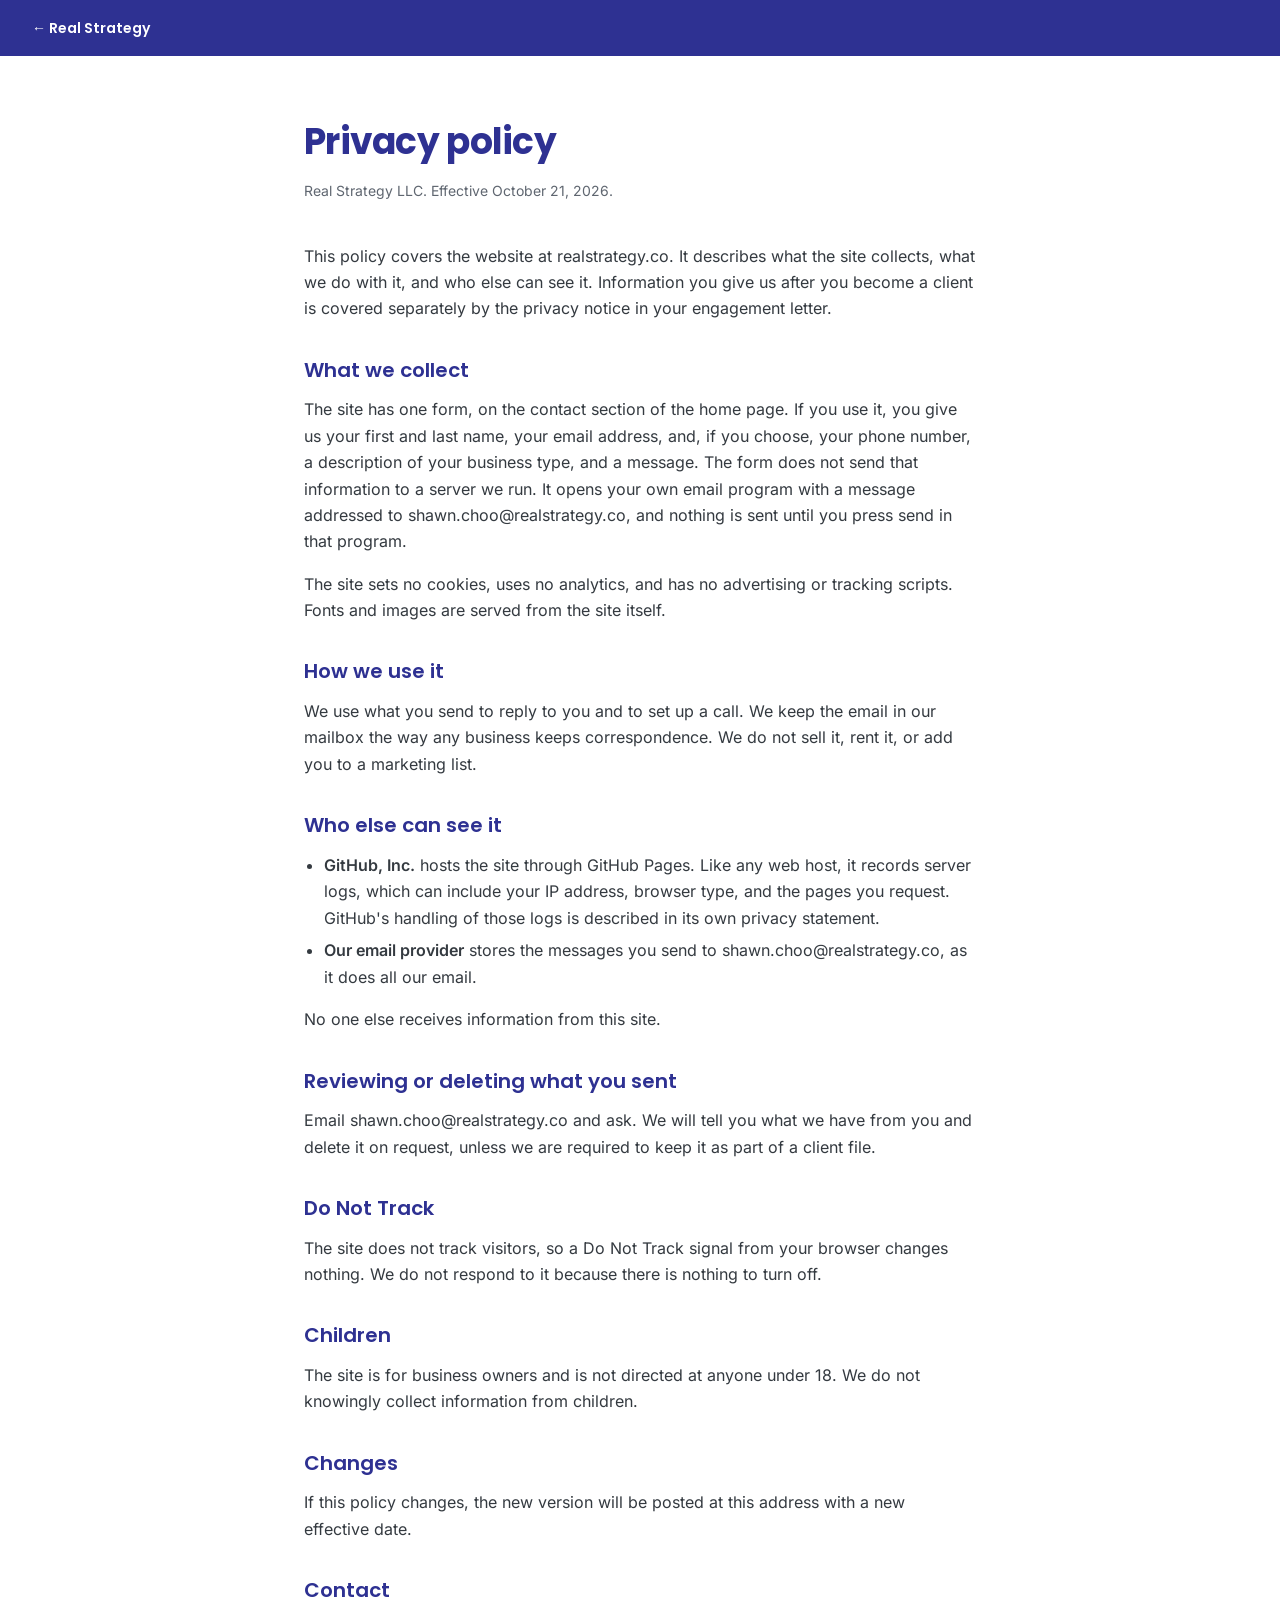
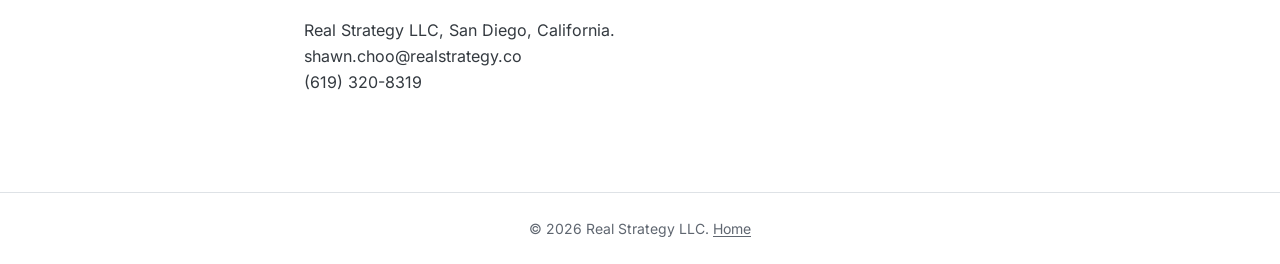
<file: privacy.html>
<!DOCTYPE html>
<html lang="en">
<head>
    <meta charset="UTF-8">
    <meta name="viewport" content="width=device-width, initial-scale=1.0">
    <title>Privacy Policy | Real Strategy LLC</title>
    <meta name="description" content="What information realstrategy.co collects, how Real Strategy LLC uses it, and who else can see it.">
    <meta name="robots" content="index, follow">
    <link rel="canonical" href="https://www.realstrategy.co/privacy.html">
    <link rel="stylesheet" href="fonts.css">
    <style>
        * { margin: 0; padding: 0; box-sizing: border-box; }
        :root { --navy: #2E3192; --teal: #00A99D; --woodsmoke: #1a1a1a; --medium-gray: #5f6670; --dark-gray: #343a40; --border-gray: #dee2e6; --light-gray: #f1f3f7; }
        body { font-family: 'Inter', sans-serif; color: var(--dark-gray); line-height: 1.65; background: #fff; font-size: 1rem; }
        ::selection { background: var(--teal); color: #fff; }
        h1, h2 { font-family: 'Poppins', sans-serif; color: var(--navy); text-wrap: balance; }
        p, li { text-wrap: pretty; }
        a { color: var(--navy); text-underline-offset: 0.15em; }
        .top { background: var(--navy); color: #fff; padding: 1rem 2rem; font-size: 0.875rem; }
        .top a { color: #fff; text-decoration: none; font-family: 'Poppins', sans-serif; font-weight: 600; }
        main { max-width: 720px; margin: 0 auto; padding: 3.5rem 1.5rem 5rem; }
        h1 { font-size: 2.25rem; font-weight: 700; letter-spacing: -0.02em; margin-bottom: 0.5rem; }
        .meta { color: var(--medium-gray); font-size: 0.875rem; margin-bottom: 2.5rem; }
        h2 { font-size: 1.25rem; font-weight: 600; margin: 2rem 0 0.6rem; }
        p { margin-bottom: 1rem; }
        ul { margin: 0 0 1rem 1.25rem; }
        li { margin-bottom: 0.4rem; }
        footer { border-top: 1px solid var(--border-gray); padding: 1.5rem; text-align: center; font-size: 0.875rem; color: var(--medium-gray); }
        footer a { color: inherit; }
    </style>
</head>
<body>
    <div class="top"><a href="/">&larr; Real Strategy</a></div>
    <main>
        <h1>Privacy policy</h1>
        <p class="meta">Real Strategy LLC. Effective October 21, 2026.</p>

        <p>This policy covers the website at realstrategy.co. It describes what the site collects, what we do with it, and who else can see it. Information you give us after you become a client is covered separately by the privacy notice in your engagement letter.</p>

        <h2>What we collect</h2>
        <p>The site has one form, on the contact section of the home page. If you use it, you give us your first and last name, your email address, and, if you choose, your phone number, a description of your business type, and a message. The form does not send that information to a server we run. It opens your own email program with a message addressed to shawn.choo@realstrategy.co, and nothing is sent until you press send in that program.</p>
        <p>The site sets no cookies, uses no analytics, and has no advertising or tracking scripts. Fonts and images are served from the site itself.</p>

        <h2>How we use it</h2>
        <p>We use what you send to reply to you and to set up a call. We keep the email in our mailbox the way any business keeps correspondence. We do not sell it, rent it, or add you to a marketing list.</p>

        <h2>Who else can see it</h2>
        <ul>
            <li><strong>GitHub, Inc.</strong> hosts the site through GitHub Pages. Like any web host, it records server logs, which can include your IP address, browser type, and the pages you request. GitHub's handling of those logs is described in its own privacy statement.</li>
            <li><strong>Our email provider</strong> stores the messages you send to shawn.choo@realstrategy.co, as it does all our email.</li>
        </ul>
        <p>No one else receives information from this site.</p>

        <h2>Reviewing or deleting what you sent</h2>
        <p>Email shawn.choo@realstrategy.co and ask. We will tell you what we have from you and delete it on request, unless we are required to keep it as part of a client file.</p>

        <h2>Do Not Track</h2>
        <p>The site does not track visitors, so a Do Not Track signal from your browser changes nothing. We do not respond to it because there is nothing to turn off.</p>

        <h2>Children</h2>
        <p>The site is for business owners and is not directed at anyone under 18. We do not knowingly collect information from children.</p>

        <h2>Changes</h2>
        <p>If this policy changes, the new version will be posted at this address with a new effective date.</p>

        <h2>Contact</h2>
        <p>Real Strategy LLC, San Diego, California.<br>shawn.choo@realstrategy.co<br>(619) 320-8319</p>
    </main>
    <footer>&copy; 2026 Real Strategy LLC. <a href="/">Home</a></footer>
</body>
</html>
</file>
<file: fonts.css>
@font-face{font-family:'Poppins';font-style:normal;font-weight:300;font-display:swap;src:url([data-uri]) format('woff2');}
@font-face{font-family:'Poppins';font-style:normal;font-weight:600;font-display:swap;src:url([data-uri]) format('woff2');}
@font-face{font-family:'Poppins';font-style:normal;font-weight:700;font-display:swap;src:url([data-uri]) format('woff2');}
@font-face{font-family:'Poppins';font-style:normal;font-weight:800;font-display:swap;src:url([data-uri]) format('woff2');}
@font-face{font-family:'Inter';font-style:normal;font-weight:400 600;font-display:swap;src:url([data-uri]) format('woff2');}
</file>
